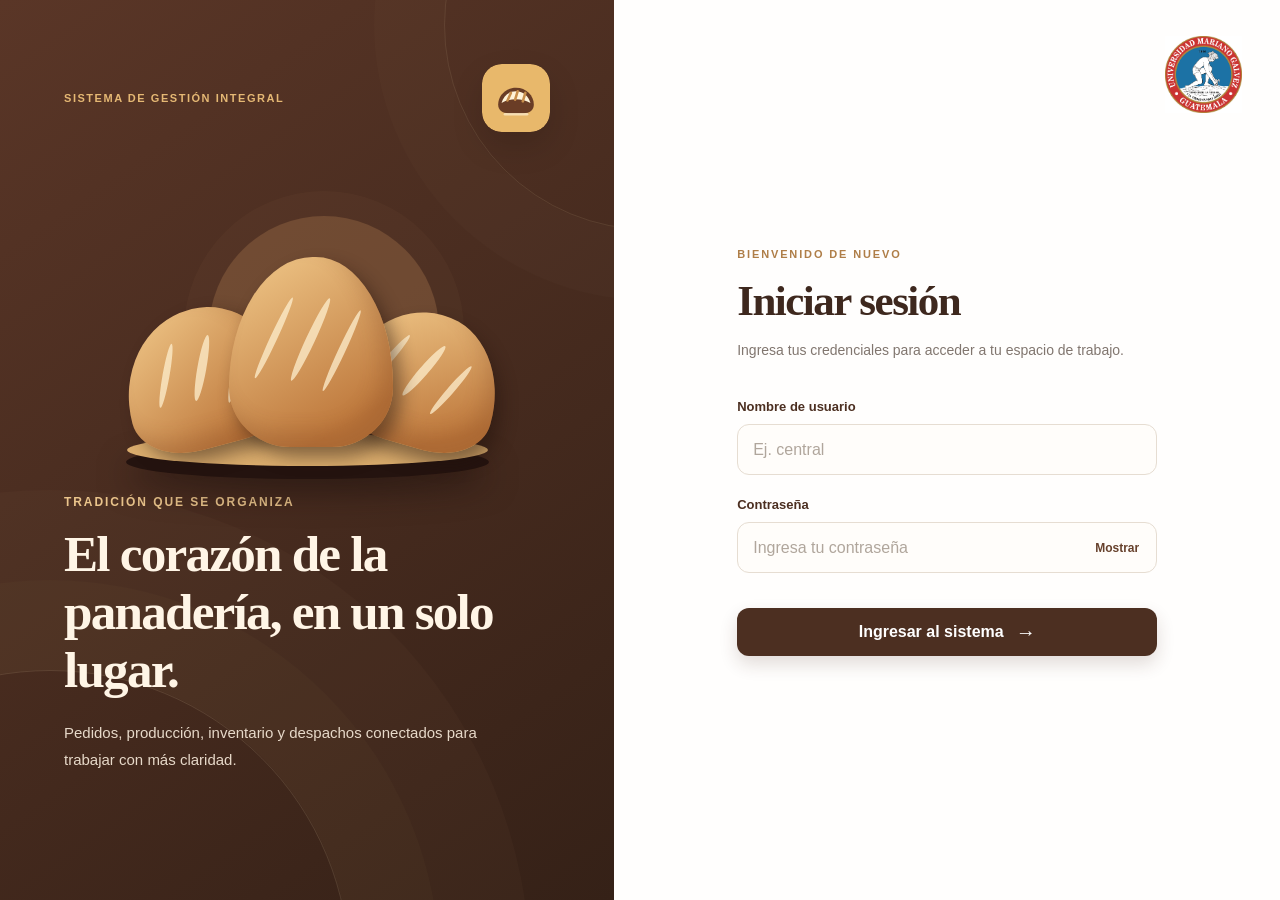
<file: src/main/webapp/index.html>
<!DOCTYPE html>
<html lang="es">
<head>
  <meta charset="UTF-8" />
  <meta name="viewport" content="width=device-width, initial-scale=1" />
  <meta name="color-scheme" content="light" />
  <title>Iniciar sesión | La Migaja De San Carlos</title>
  <link rel="icon" href="./assets/pan-logo.svg" type="image/svg+xml" />
  <link rel="stylesheet" href="./css/styles.css" />
  <script type="module" src="./js/login.js"></script>
</head>
<body class="login-page">
  <div class="login-shell">
    <section class="login-art" aria-label="Presentación de La Migaja De San Carlos">
      <div class="login-art__grain" aria-hidden="true"></div>
      <div class="login-art__top">
        <span class="login-art__eyebrow">Sistema de gestión integral</span>
        <img class="login-art__logo" src="./assets/pan-logo.svg" alt="" width="68" height="68" />
      </div>
      <div class="login-art__body">
        <div class="illustration" aria-hidden="true">
          <div class="illustration__sun"></div>
          <div class="illustration__tray"></div>
          <div class="illustration__loaf illustration__loaf--left"></div>
          <div class="illustration__loaf illustration__loaf--center"></div>
          <div class="illustration__loaf illustration__loaf--right"></div>
        </div>
        <p class="login-art__kicker">Tradición que se organiza</p>
        <h1>El corazón de la panadería, en un solo lugar.</h1>
        <p>Pedidos, producción, inventario y despachos conectados para trabajar con más claridad.</p>
      </div>
    </section>

    <main class="login-main">
      <img class="login-umg-logo" src="./assets/logoUMG.png" alt="Universidad Mariano Gálvez de Guatemala" width="88" height="88" />
      <div class="login-form-wrap">
        <div class="brand-mobile">
          <img src="./assets/pan-logo.svg" alt="" width="44" height="44" />
          <span>La Migaja De San Carlos</span>
        </div>
        <div class="login-heading">
          <span class="eyebrow">BIENVENIDO DE NUEVO</span>
          <h2>Iniciar sesión</h2>
          <p>Ingresa tus credenciales para acceder a tu espacio de trabajo.</p>
        </div>

        <div id="login-notice" class="notice" role="status" hidden></div>
        <form id="login-form" novalidate>
          <div class="field">
            <label for="usuario">Nombre de usuario</label>
            <input id="usuario" name="usuario" type="text" autocomplete="username" placeholder="Ej. central" maxlength="80" required />
          </div>
          <div class="field">
            <label for="contrasena">Contraseña</label>
            <div class="password-wrap">
              <input id="contrasena" name="contrasena" type="password" autocomplete="current-password" placeholder="Ingresa tu contraseña" required />
              <button id="toggle-password" class="password-toggle" type="button" aria-label="Mostrar contraseña" aria-pressed="false">Mostrar</button>
            </div>
          </div>
          <button id="login-submit" class="button button--primary button--full" type="submit">
            <span id="login-submit-text">Ingresar al sistema</span>
            <span class="button-arrow" aria-hidden="true">→</span>
          </button>
        </form>
      </div>
    </main>
  </div>
</body>
</html>
</file>
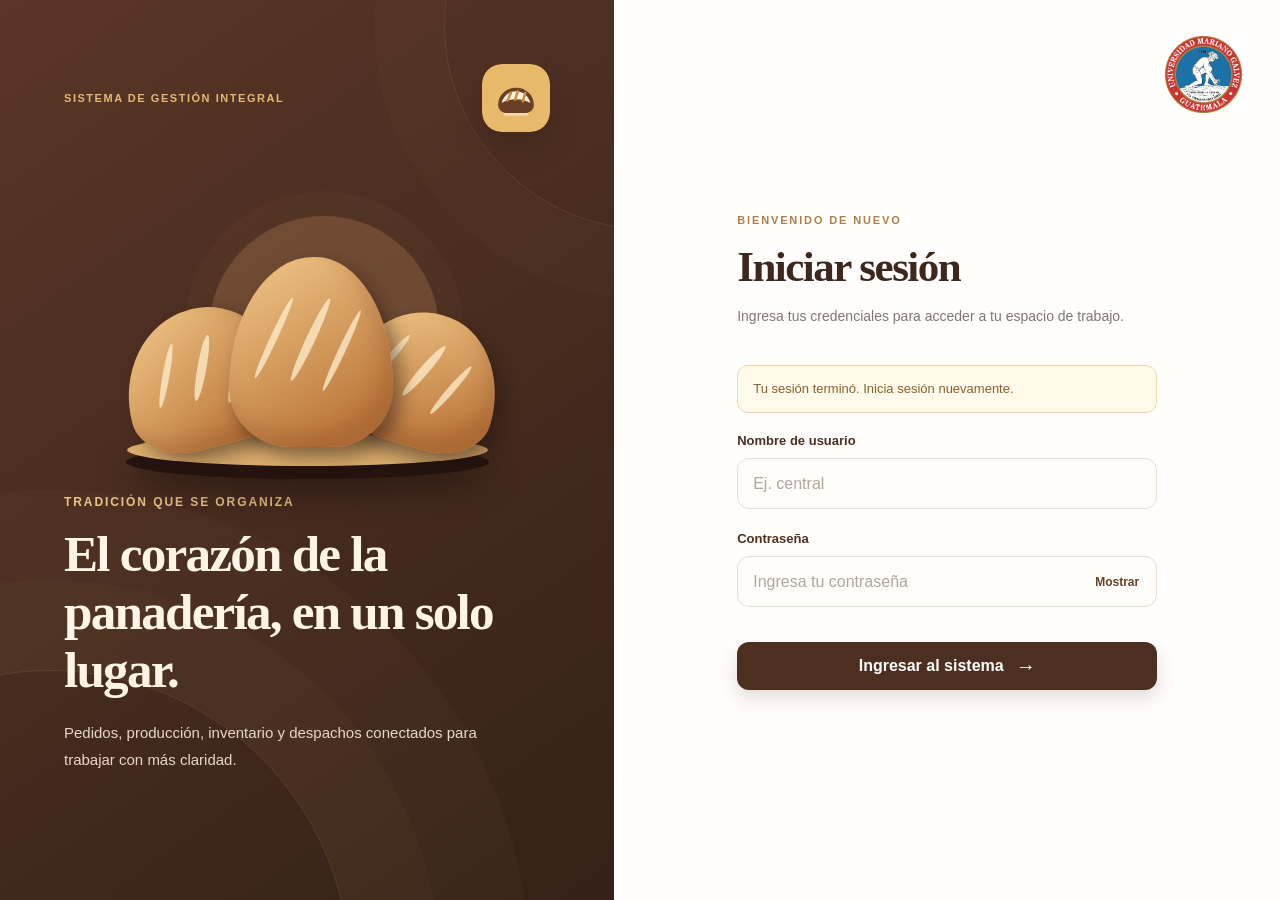
<file: src/main/webapp/pages/dashboard.html>
<!DOCTYPE html>
<html lang="es">
<head>
  <meta charset="UTF-8" />
  <meta name="viewport" content="width=device-width, initial-scale=1" />
  <meta name="color-scheme" content="light" />
  <title>Inicio | La Migaja De San Carlos</title>
  <link rel="icon" href="../assets/pan-logo.svg" type="image/svg+xml" />
  <link rel="stylesheet" href="../css/styles.css" />
  <script type="module" src="../js/dashboard.js"></script>
</head>
<body class="app-page">
  <div class="app-layout">
    <aside class="sidebar" id="sidebar" aria-label="Menú principal">
      <div class="sidebar__brand">
        <img src="../assets/pan-logo.svg" alt="" width="44" height="44" />
        <div><strong>La Migaja De San Carlos</strong><span>Gestión de panadería</span></div>
      </div>
      <div class="sidebar__section-label">ESPACIO DE TRABAJO</div>
      <nav id="main-navigation" class="sidebar__navigation" aria-label="Módulos autorizados"></nav>
      <div class="sidebar__bottom">
        <button class="sidebar__logout" type="button" id="logout-sidebar"><span aria-hidden="true">↪</span> Cerrar sesión</button>
      </div>
    </aside>
    <div class="sidebar-overlay" id="sidebar-overlay" hidden></div>
    <div class="app-content">
      <header class="topbar">
        <div class="topbar__left">
          <button type="button" class="menu-toggle" id="menu-toggle" aria-controls="sidebar" aria-expanded="false" aria-label="Abrir menú">☰</button>
          <div class="breadcrumb">La Migaja De San Carlos <span>/</span> <strong>Inicio</strong></div>
        </div>
        <div class="topbar__right">
          <span class="topbar__date" id="fecha-actual"></span>
          <img class="topbar__umg-logo" src="../assets/logoUMG.png" alt="Universidad Mariano Gálvez de Guatemala" width="50" height="50" />
        </div>
      </header>
      <main class="dashboard" id="dashboard-main">
        <section class="hero">
          <div class="hero__copy">
            <div class="hero__eyebrow"><span class="hero__dot"></span> PANEL PRINCIPAL</div>
            <h1 id="saludo">Bienvenido a La Migaja De San Carlos</h1>
            <p id="descripcion-rol">Estamos preparando tu espacio de trabajo.</p>
            <div class="hero__tags">
              <span class="pill" id="badge-rol">Rol</span>
              <span class="pill pill--light" id="badge-sucursal" hidden></span>
            </div>
          </div>
          <div class="hero__illustration" aria-hidden="true">
            <div class="hero__sun"></div><div class="hero__plate"></div>
            <div class="hero__bread hero__bread--1"></div>
            <div class="hero__bread hero__bread--2"></div>
          </div>
        </section>

        <section class="dashboard__section" aria-labelledby="resumen-titulo">
          <div class="section-heading">
            <div><p class="eyebrow">DATOS DEL SISTEMA</p><h2 id="resumen-titulo">Resumen general</h2></div>
            <button class="button button--ghost" id="actualizar-resumen" type="button">↻ Actualizar</button>
          </div>
          <div class="stats-grid" id="stats-grid">
            <div class="stat-card stat-card--skeleton"></div><div class="stat-card stat-card--skeleton"></div>
            <div class="stat-card stat-card--skeleton"></div><div class="stat-card stat-card--skeleton"></div>
          </div>
          <p id="stats-status" class="section-note" role="status"></p>
        </section>

        <section class="dashboard__section" aria-labelledby="modulos-titulo">
          <div class="section-heading"><div><p class="eyebrow">ACCESOS</p><h2 id="modulos-titulo">Tus módulos</h2></div></div>
          <div id="modules-grid" class="modules-grid"></div>
        </section>
      </main>
    </div>
  </div>
  <div id="toast" class="toast" role="status" aria-live="polite" hidden></div>
</body>
</html>
</file>
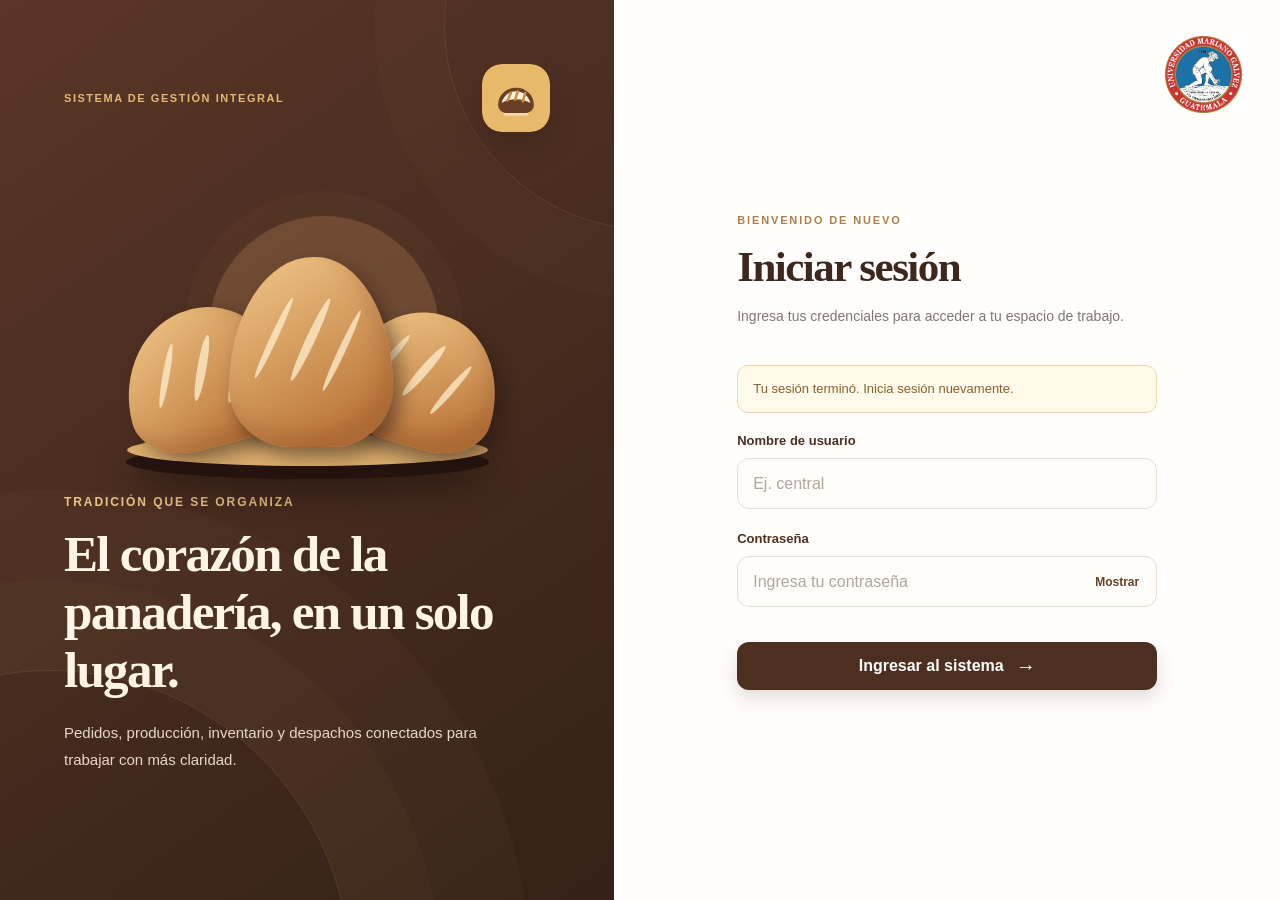
<file: src/main/webapp/pages/despachos.html>
<!doctype html>
<html lang="es">
<head>
  <meta charset="UTF-8">
  <meta name="viewport" content="width=device-width, initial-scale=1">
  <title>Despachos | La Migaja De San Carlos</title>
  <link rel="icon" href="../assets/pan-logo.svg" type="image/svg+xml">
  <link rel="stylesheet" href="../css/styles.css">
  <script type="module" src="../js/despachos.js"></script>
</head>
<body class="app-page">
  <div class="app-layout">
    <aside class="sidebar" id="sidebar" aria-label="Menú principal">
      <div class="sidebar__brand"><img src="../assets/pan-logo.svg" alt="" width="44" height="44"><div><strong>La Migaja De San Carlos</strong><span>Gestión de panadería</span></div></div>
      <div class="sidebar__section-label">ESPACIO DE TRABAJO</div>
      <nav id="main-navigation" class="sidebar__navigation" aria-label="Módulos autorizados"></nav>
      <div class="sidebar__bottom"><button type="button" id="logout-sidebar" class="sidebar__logout">↪ Cerrar sesión</button></div>
    </aside>
    <div class="sidebar-overlay" id="sidebar-overlay" hidden></div>
    <div class="app-content">
      <header class="topbar"><div class="topbar__left"><button type="button" id="menu-toggle" class="menu-toggle" aria-controls="sidebar" aria-expanded="false" aria-label="Abrir menú">☰</button><div class="breadcrumb">La Migaja De San Carlos <span>/</span> <strong>Despachos</strong></div></div><div class="topbar__right"><span id="fecha-actual" class="topbar__date"></span><img class="topbar__umg-logo" src="../assets/logoUMG.png" alt="Universidad Mariano Gálvez de Guatemala" width="50" height="50" /></div></header>
      <main class="dashboard workspace">
        <section class="workspace__heading">
          <div><p class="eyebrow">DISTRIBUCIÓN A SUCURSALES</p><h1>Gestión de despachos</h1><p class="workspace__subtitle" id="usuario-actual"></p></div>
          <div class="workspace__heading-actions"><button type="button" id="btn-recargar" class="button button--ghost">↻ Actualizar</button><button type="button" id="btn-nuevo" class="button button--primary" hidden>＋ Registrar despacho</button></div>
        </section>
        <p class="pedido-modulo--readonly" id="aviso-sucursal" hidden>Estás consultando los despachos de tu sucursal. Los despachos y las confirmaciones de recepción se registran por el personal de Producción o Administración.</p>
        <section class="mini-stats" aria-label="Indicadores de despachos">
          <div class="mini-stat"><span id="stat-total-etiqueta">Despachos registrados</span><strong id="stat-total">—</strong></div>
          <div class="mini-stat"><span>Despachados</span><strong id="stat-despachados">—</strong></div>
          <div class="mini-stat"><span>Recibidos</span><strong id="stat-recibidos">—</strong></div>
          <div class="mini-stat"><span>Sucursales atendidas</span><strong id="stat-sucursales">—</strong></div>
        </section>
        <section class="data-panel" aria-labelledby="titulo-listado">
          <div class="data-panel__header"><div><h2 id="titulo-listado">Historial de despachos</h2><p id="descripcion-listado">Consulta los envíos y confirma las recepciones pendientes.</p></div><span class="soft-badge" id="alcance-datos">CONTROL DE ENTREGAS</span></div>
          <div class="filters-row"><label class="filter-field filter-field--search"><span>Buscar despacho</span><input id="buscar" type="search" autocomplete="off" placeholder="ID, sucursal, pedido o nota"></label><label class="filter-field"><span>Estado</span><select id="filtro-estado"><option value="">Todos los estados</option><option value="DESPACHADO">Despachado</option><option value="RECIBIDO">Recibido</option></select></label></div>
          <p class="table-status" id="estado-carga" role="status">Consultando despachos…</p>
          <div class="table-scroll"><table class="data-table despacho-tabla"><thead><tr><th>Despacho</th><th>Pedido</th><th>Sucursal</th><th>Fecha</th><th>Estado</th><th>Observaciones</th><th>Acciones</th></tr></thead><tbody id="tabla-despachos"></tbody></table></div>
          <div class="panel-footer" id="conteo-filtrado">—</div>
        </section>
      </main>
    </div>
  </div>

  <dialog id="dialog-nuevo" class="form-dialog" aria-labelledby="titulo-nuevo">
    <form id="form-nuevo" novalidate>
      <div class="form-dialog__header"><div><p class="eyebrow">SALIDA DE PRODUCTOS TERMINADOS</p><h2 id="titulo-nuevo">Registrar despacho</h2></div><button type="button" class="dialog-close" id="cerrar-nuevo" aria-label="Cerrar">×</button></div>
      <p class="form-dialog__subtitle">Solo se pueden despachar pedidos en estado LISTO que aún no tienen despacho. El usuario responsable se obtiene automatico.</p>
      <div class="form-grid">
        <label class="form-field form-field--wide"><span>Pedido listo para despachar <b>*</b></span><select id="nuevo-pedido" required><option value="">Seleccionar pedido…</option></select></label>
        <label class="form-field form-field--wide"><span>Observaciones del envío</span><textarea id="nuevo-observaciones" maxlength="400" rows="3" placeholder="Ej.: Entrega programada para la sucursal"></textarea></label>
      </div>
      <p class="small-note" id="ayuda-pedido">Cargando pedidos disponibles…</p>
      <p class="form-error" id="error-nuevo" role="alert" hidden></p>
      <div class="dialog-actions"><button type="button" class="button button--ghost" id="cancelar-nuevo">Cancelar</button><button type="submit" class="button button--primary" id="guardar-nuevo">Registrar despacho</button></div>
    </form>
  </dialog>

  <dialog id="dialog-detalle" class="form-dialog form-dialog--wide" aria-labelledby="titulo-detalle">
    <div class="form-dialog__header"><div><p class="eyebrow">PRODUCTOS ENVIADOS</p><h2 id="titulo-detalle">Detalle de despacho</h2></div><button type="button" class="dialog-close" id="cerrar-detalle" aria-label="Cerrar">×</button></div>
    <p class="form-dialog__subtitle">Consulta los panes entregados a la sucursal.</p>
    <div class="pedido-detail-summary"><span>Pedido <strong id="detalle-pedido">—</strong></span><span>Sucursal <strong id="detalle-sucursal">—</strong></span><span>Estado <strong id="detalle-estado">—</strong></span></div>
    <p class="despacho-detalle-observaciones" id="detalle-observaciones"></p>
    <p class="table-status" id="detalle-carga" role="status">Cargando productos…</p>
    <div class="table-scroll"><table class="data-table"><thead><tr><th>Pan despachado</th><th class="num">Unidades enviadas</th></tr></thead><tbody id="tabla-detalle"></tbody></table></div>
    <div class="pedido-total">Total enviado <strong id="detalle-total">0</strong> panes</div>
    <div class="dialog-actions"><button type="button" class="button button--ghost" id="cerrar-detalle-pie">Cerrar</button><button type="button" class="button button--primary" id="detalle-recibir" hidden>Confirmar recepción</button></div>
  </dialog>

  <dialog id="dialog-confirmar" class="confirm-dialog" aria-labelledby="titulo-confirmar">
    <h2 id="titulo-confirmar">Confirmar recepción</h2>
    <p id="mensaje-confirmar">—</p>
    <p class="form-error" id="error-confirmar" role="alert" hidden></p>
    <div class="dialog-actions"><button type="button" class="button button--ghost" id="cancelar-confirmar">Cancelar</button><button type="button" class="button button--primary" id="aceptar-confirmar">Sí, confirmar recepción</button></div>
  </dialog>
  <div id="toast" class="toast" role="status" aria-live="polite" hidden></div>
</body>
</html>
</file>
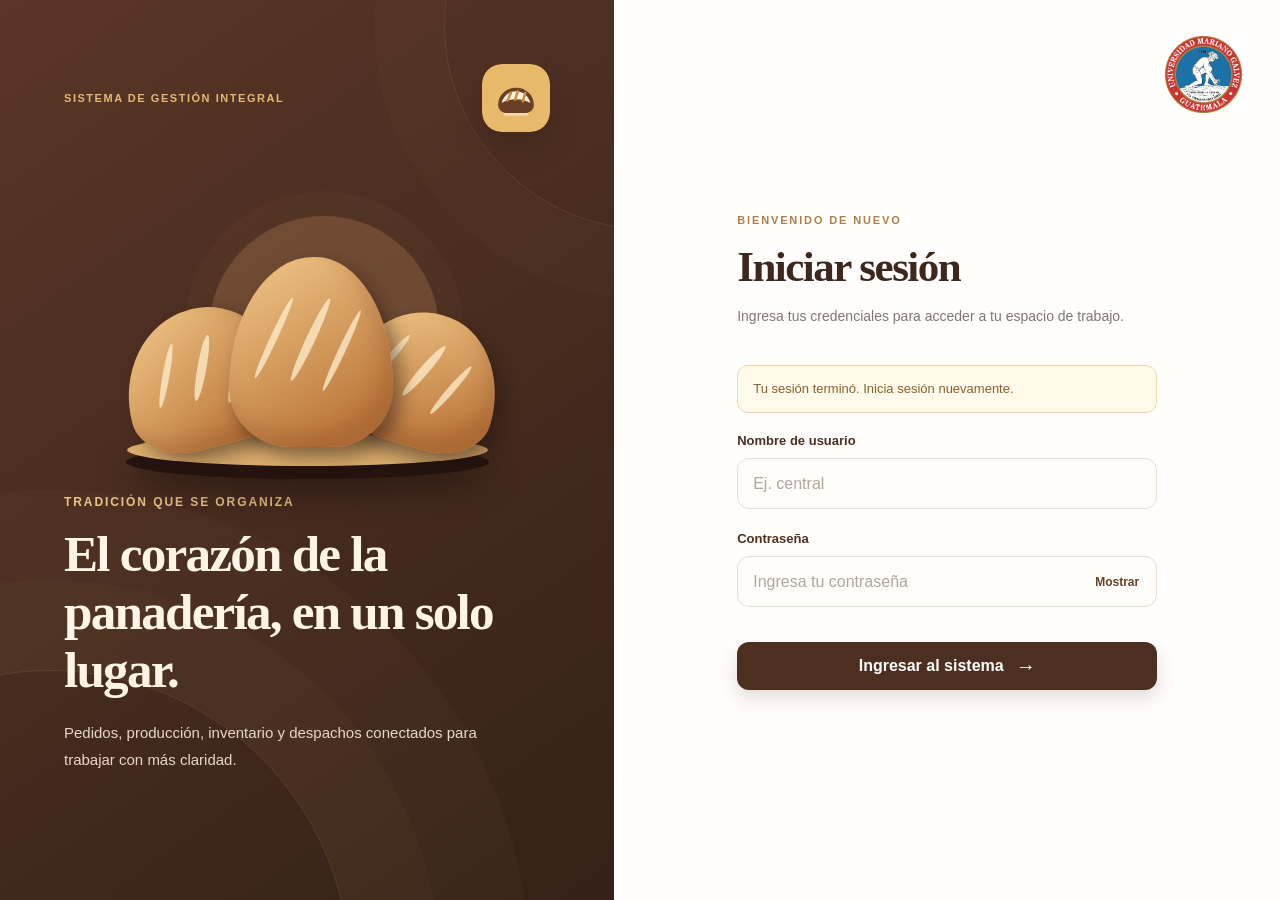
<file: src/main/webapp/pages/inventario.html>
<!doctype html>
<html lang="es">
<head>
  <meta charset="UTF-8">
  <meta name="viewport" content="width=device-width, initial-scale=1">
  <title>Inventario | La Migaja De San Carlos</title>
  <link rel="icon" href="../assets/pan-logo.svg" type="image/svg+xml">
  <link rel="stylesheet" href="../css/styles.css">
  <script type="module" src="../js/inventario.js"></script>
</head>
<body class="app-page">
  <div class="app-layout">
    <aside class="sidebar" id="sidebar" aria-label="Menú principal">
      <div class="sidebar__brand"><img src="../assets/pan-logo.svg" alt="" width="44" height="44"><div><strong>La Migaja De San Carlos</strong><span>Gestión de panadería</span></div></div>
      <div class="sidebar__section-label">ESPACIO DE TRABAJO</div>
      <nav id="main-navigation" class="sidebar__navigation" aria-label="Módulos autorizados"></nav>
      <div class="sidebar__bottom"><button type="button" id="logout-sidebar" class="sidebar__logout">↪ Cerrar sesión</button></div>
    </aside>
    <div class="sidebar-overlay" id="sidebar-overlay" hidden></div>
    <div class="app-content">
      <header class="topbar"><div class="topbar__left"><button type="button" id="menu-toggle" class="menu-toggle" aria-controls="sidebar" aria-expanded="false" aria-label="Abrir menú">☰</button><div class="breadcrumb">La Migaja De San Carlos <span>/</span> <strong>Inventario</strong></div></div><div class="topbar__right"><span id="fecha-actual" class="topbar__date"></span><img class="topbar__umg-logo" src="../assets/logoUMG.png" alt="Universidad Mariano Gálvez de Guatemala" width="50" height="50" /></div></header>
      <main class="dashboard workspace">
        <section class="workspace__heading"><div><p class="eyebrow">CONTROL DE EXISTENCIAS</p><h1>Inventario y movimientos</h1><p class="workspace__subtitle" id="usuario-actual"></p></div>
          <div class="workspace__heading-actions"><button type="button" class="button button--ghost" id="btn-recargar">↻ Actualizar</button><button type="button" class="button button--primary" id="btn-nuevo">＋ Registrar movimiento</button></div>
        </section>
        
<section class="mini-stats" aria-label="Indicadores de inventario">
  <div class="mini-stat"><span>Productos con inventario</span><strong id="total-productos">—</strong></div>
  <div class="mini-stat"><span>Insumos</span><strong id="total-insumos">—</strong></div>
  <div class="mini-stat"><span>Panes terminados</span><strong id="total-finales">—</strong></div>
  <div class="mini-stat mini-stat--alert"><span>Existencias bajas</span><strong id="total-bajos">—</strong></div>
</section>
<section class="data-panel" aria-labelledby="titulo-inventario">
  <div class="data-panel__header"><div><h2 id="titulo-inventario">Existencias actuales</h2><p>Registra entradas o ajustes y revisa el historial de cada producto.</p></div><span class="soft-badge">MOVIMIENTOS</span></div>
  <div class="filters-row"><label class="filter-field filter-field--search"><span>Buscar producto</span><input type="search" id="buscar" placeholder="Código o nombre" autocomplete="off"></label><label class="filter-field"><span>Tipo</span><select id="filtro-tipo"><option value="">Todos</option><option value="INSUMO">Ingredientes</option><option value="FINAL">Panes terminados</option></select></label><label class="filter-field"><span>Nivel</span><select id="filtro-estado"><option value="">Todos</option><option value="BAJO">Bajo</option><option value="NORMAL">Normal</option></select></label></div>
  <p class="table-status" id="estado-carga" role="status">Cargando existencias…</p>
  <div class="table-scroll"><table class="data-table"><thead><tr><th>Producto</th><th>Tipo</th><th class="num">Existencia</th><th class="num">Mínimo</th><th>Unidad</th><th>Estado</th><th>Acciones</th></tr></thead><tbody id="tabla-inventario"></tbody></table></div>
  <div class="panel-footer" id="conteo-filtrado">—</div>
</section>

      </main>
    </div>
  </div>
  
<dialog id="dialog-movimiento" class="form-dialog" aria-labelledby="titulo-movimiento">
  <form id="form-movimiento" novalidate>
    <div class="form-dialog__header"><div><p class="eyebrow">MOVIMIENTOS DE INVENTARIO</p><h2 id="titulo-movimiento">Registrar entrada</h2></div><button class="dialog-close" id="cerrar-movimiento" type="button" aria-label="Cerrar">×</button></div>
    <p class="form-dialog__subtitle" id="subtitulo-movimiento">El responsable se obtiene automáticamente del token JWT.</p>
    <div class="form-grid"><label class="form-field form-field--wide"><span>Producto <b>*</b></span><select id="movimiento-producto" required><option value="">Seleccionar producto…</option></select></label>
      <label class="form-field"><span id="etiqueta-cantidad">Cantidad a ingresar</span><input id="movimiento-cantidad" type="number" min="0.0001" step="any" placeholder="Ej. 5" required></label>
      <div class="inventory-preview" role="status"><span>Existencia actual</span><strong id="existencia-previa">—</strong><span id="unidad-previa">—</span></div>
    </div>
    <p class="form-error" id="error-movimiento" role="alert" hidden></p>
    <div class="dialog-actions"><button class="button button--ghost" id="cancelar-movimiento" type="button">Cancelar</button><button class="button button--primary" id="guardar-movimiento" type="submit">Registrar entrada</button></div>
  </form>
</dialog>
<dialog id="dialog-confirmar-ajuste" class="confirm-dialog" aria-labelledby="titulo-confirmar-ajuste"><h2 id="titulo-confirmar-ajuste">Confirmar ajuste</h2><p id="mensaje-confirmar-ajuste"></p><div class="dialog-actions"><button class="button button--ghost" id="cancelar-ajuste" type="button">Cancelar</button><button class="button button--primary" id="confirmar-ajuste" type="button">Confirmar ajuste</button></div></dialog>
<dialog id="dialog-historial" class="form-dialog form-dialog--wide" aria-labelledby="titulo-historial">
  <div class="form-dialog__header"><div><p class="eyebrow">TRAZABILIDAD</p><h2 id="titulo-historial">Movimientos del producto</h2></div><button class="dialog-close" id="cerrar-historial" type="button" aria-label="Cerrar">×</button></div>
  <p class="form-dialog__subtitle" id="historial-descripcion">—</p>
  <p class="table-status" id="historial-estado" role="status">Cargando movimientos…</p>
  <div class="table-scroll"><table class="data-table"><thead><tr><th>Fecha</th><th>Movimiento</th><th class="num">Cantidad</th><th class="num">Anterior</th><th class="num">Nuevo</th></tr></thead><tbody id="tabla-movimientos"></tbody></table></div>
  <div class="dialog-actions"><button class="button button--ghost" id="cerrar-historial-pie" type="button">Cerrar</button></div>
</dialog>

  <div id="toast" class="toast" role="status" aria-live="polite" hidden></div>
</body>
</html>
</file>
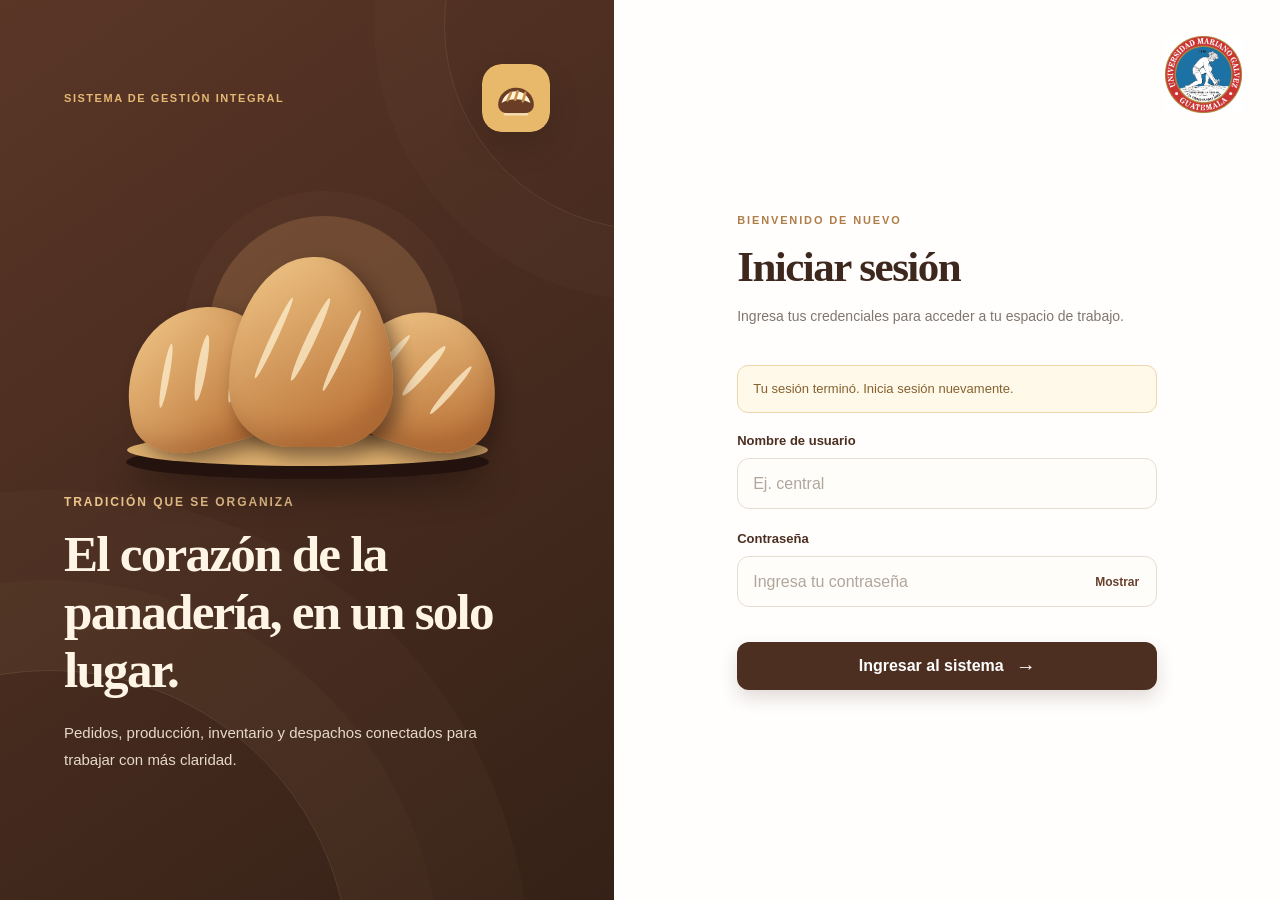
<file: src/main/webapp/pages/pedidos.html>
<!doctype html>
<html lang="es">
<head>
  <meta charset="UTF-8">
  <meta name="viewport" content="width=device-width, initial-scale=1">
  <title>Pedidos | La Migaja De San Carlos</title>
  <link rel="icon" href="../assets/pan-logo.svg" type="image/svg+xml">
  <link rel="stylesheet" href="../css/styles.css">
  <script type="module" src="../js/pedidos.js"></script>
</head>
<body class="app-page">
  <div class="app-layout">
    <aside class="sidebar" id="sidebar" aria-label="Menú principal">
      <div class="sidebar__brand"><img src="../assets/pan-logo.svg" alt="" width="44" height="44"><div><strong>La Migaja De San Carlos</strong><span>Gestión de panadería</span></div></div>
      <div class="sidebar__section-label">ESPACIO DE TRABAJO</div>
      <nav id="main-navigation" class="sidebar__navigation" aria-label="Módulos autorizados"></nav>
      <div class="sidebar__bottom"><button type="button" id="logout-sidebar" class="sidebar__logout">↪ Cerrar sesión</button></div>
    </aside>
    <div class="sidebar-overlay" id="sidebar-overlay" hidden></div>
    <div class="app-content">
      <header class="topbar"><div class="topbar__left"><button type="button" id="menu-toggle" class="menu-toggle" aria-controls="sidebar" aria-expanded="false" aria-label="Abrir menú">☰</button><div class="breadcrumb">La Migaja De San Carlos <span>/</span> <strong>Pedidos</strong></div></div><div class="topbar__right"><span id="fecha-actual" class="topbar__date"></span><img class="topbar__umg-logo" src="../assets/logoUMG.png" alt="Universidad Mariano Gálvez de Guatemala" width="50" height="50" /></div></header>
      <main class="dashboard workspace">
        <section class="workspace__heading">
          <div><p class="eyebrow">SOLICITUDES DE LAS SUCURSALES</p><h1>Gestión de pedidos</h1><p class="workspace__subtitle" id="usuario-actual"></p></div>
          <div class="workspace__heading-actions"><button type="button" class="button button--ghost" id="btn-recargar">↻ Actualizar</button><button type="button" class="button button--primary" id="btn-nuevo">＋ Nuevo pedido</button></div>
        </section>
        <div class="pedido-modulo--readonly" id="aviso-lectura" hidden>Tu perfil de Producción puede consultar los pedidos de todas las sucursales, pero no crearlos ni modificarlos.</div>
        <section class="mini-stats" aria-label="Indicadores de pedidos">
          <div class="mini-stat"><span id="etiqueta-total">Pedidos registrados</span><strong id="stat-total">—</strong></div>
          <div class="mini-stat"><span>En borrador</span><strong id="stat-borrador">—</strong></div>
          <div class="mini-stat"><span>Enviados</span><strong id="stat-enviado">—</strong></div>
          <div class="mini-stat"><span>Listos o despachados</span><strong id="stat-listos">—</strong></div>
        </section>
        <section class="data-panel" aria-labelledby="titulo-pedidos">
          <div class="data-panel__header"><div><h2 id="titulo-pedidos">Solicitudes registradas</h2><p id="descripcion-listado">Consulta los pedidos, agrega panes a un borrador y envía las solicitudes listas.</p></div><span class="soft-badge" id="alcance-datos">PEDIDOS AUTORIZADOS</span></div>
          <div class="filters-row"><label class="filter-field filter-field--search"><span>Buscar pedido</span><input id="buscar" type="search" autocomplete="off" placeholder="ID, sucursal u observaciones"></label><label class="filter-field"><span>Estado</span><select id="filtro-estado"><option value="">Todos los estados</option><option value="BORRADOR">Borrador</option><option value="ENVIADO">Enviado</option><option value="LISTO">Listo</option><option value="DESPACHADO">Despachado</option><option value="RECIBIDO">Recibido</option></select></label></div>
          <p class="table-status" id="estado-carga" role="status">Consultando pedidos de Oracle…</p>
          <div class="table-scroll"><table class="data-table pedido-tabla"><thead><tr><th>Pedido</th><th>Sucursal</th><th>Fecha requerida</th><th>Estado</th><th>Observaciones</th><th>Acciones</th></tr></thead><tbody id="tabla-pedidos"></tbody></table></div>
          <div class="panel-footer" id="conteo-filtrado">—</div>
        </section>
      </main>
    </div>
  </div>

  <dialog id="dialog-nuevo" class="form-dialog" aria-labelledby="titulo-nuevo">
    <form id="form-nuevo" novalidate>
      <div class="form-dialog__header"><div><p class="eyebrow">NUEVA SOLICITUD</p><h2 id="titulo-nuevo">Crear pedido</h2></div><button type="button" class="dialog-close" id="cerrar-nuevo" aria-label="Cerrar">×</button></div>
      <p class="form-dialog__subtitle">El pedido se creará como BORRADOR. Después podrás agregar panes y enviarlo. El usuario responsable se obtiene automatico</p>
      <div class="form-grid">
        <label class="form-field form-field--wide" id="campo-sucursal" hidden><span>Sucursal destino <b>*</b></span><select id="nuevo-sucursal"><option value="">Seleccionar sucursal…</option></select></label>
        <label class="form-field"><span>Fecha requerida <b>*</b></span><input id="nuevo-fecha" type="date" required></label>
        <label class="form-field form-field--wide"><span>Observaciones (opcional)</span><textarea id="nuevo-observaciones" rows="3" maxlength="500" placeholder="Ej. Solicitud para el turno de mañana"></textarea></label>
      </div>
      <p class="small-note" id="nota-sucursal">La sucursal se obtiene automáticamente de tu sesión.</p>
      <p class="form-error" id="error-nuevo" role="alert" hidden></p>
      <div class="dialog-actions"><button type="button" class="button button--ghost" id="cancelar-nuevo">Cancelar</button><button type="submit" class="button button--primary" id="guardar-nuevo">Crear pedido</button></div>
    </form>
  </dialog>

  <dialog id="dialog-detalle" class="form-dialog form-dialog--wide" aria-labelledby="titulo-detalle">
    <div class="form-dialog__header"><div><p class="eyebrow">CONTENIDO DE LA SOLICITUD</p><h2 id="titulo-detalle">Detalle del pedido</h2></div><button type="button" class="dialog-close" id="cerrar-detalle" aria-label="Cerrar">×</button></div>
    <p class="form-dialog__subtitle" id="descripcion-detalle">—</p>
    <div class="pedido-detail-summary"><span>Sucursal: <strong id="detalle-sucursal">—</strong></span><span>Fecha requerida: <strong id="detalle-fecha">—</strong></span><span>Estado: <strong id="detalle-estado">—</strong></span></div>
    <p class="table-status" id="detalle-carga" role="status">Consultando productos…</p>
    <div class="table-scroll"><table class="data-table"><thead><tr><th>Pan terminado</th><th class="num">Mañana</th><th class="num">Resto</th><th class="num">Tarde</th><th class="num">Total</th></tr></thead><tbody id="tabla-detalle"></tbody></table></div>
    <div class="pedido-total">Total solicitado <strong id="detalle-total">0</strong> panes</div>
    <p class="pedido-help pedido-detalle-nota" id="detalle-observaciones"></p>
    <div class="dialog-actions"><button type="button" class="button button--ghost" id="cerrar-detalle-pie">Cerrar</button><button type="button" class="button button--ghost" id="btn-detalle-agregar" hidden>＋ Agregar pan</button><button type="button" class="button button--primary" id="btn-detalle-enviar" hidden>Enviar pedido</button></div>
  </dialog>

  <dialog id="dialog-agregar" class="form-dialog" aria-labelledby="titulo-agregar">
    <form id="form-agregar" novalidate>
      <div class="form-dialog__header"><div><p class="eyebrow">ARMADO DE PEDIDO</p><h2 id="titulo-agregar">Agregar pan</h2></div><button type="button" class="dialog-close" id="cerrar-agregar" aria-label="Cerrar">×</button></div>
      <p class="form-dialog__subtitle" id="subtitulo-agregar">Selecciona un pan final e indica las cantidades por turno.</p>
      <div class="form-grid">
        <label class="form-field form-field--wide"><span>Producto terminado <b>*</b></span><select id="agregar-producto" required><option value="">Seleccionar pan…</option></select></label>
        <label class="form-field"><span>Mañana</span><input type="number" id="agregar-manana" min="0" step="1" value="0" required></label>
        <label class="form-field"><span>Resto</span><input type="number" id="agregar-resto" min="0" step="1" value="0" required></label>
        <label class="form-field"><span>Tarde</span><input type="number" id="agregar-tarde" min="0" step="1" value="0" required></label>
      </div>
      <div class="inventory-preview"><span>Total a solicitar:</span><strong id="total-agregar">0</strong><span>panes</span></div>
      <p class="form-error" id="error-agregar" role="alert" hidden></p>
      <div class="dialog-actions"><button type="button" class="button button--ghost" id="cancelar-agregar">Cancelar</button><button type="submit" class="button button--primary" id="guardar-agregar">Agregar pan</button></div>
    </form>
  </dialog>

  <dialog id="dialog-enviar" class="confirm-dialog" aria-labelledby="titulo-enviar">
    <h2 id="titulo-enviar">Confirmar envío</h2>
    <p id="mensaje-enviar">Al enviar este pedido dejará de estar en borrador y no se podrán agregar más panes.</p>
    <div class="dialog-actions"><button type="button" class="button button--ghost" id="cancelar-enviar">Cancelar</button><button type="button" class="button button--primary" id="confirmar-enviar">Sí, enviar pedido</button></div>
  </dialog>
  <div id="toast" class="toast" role="status" aria-live="polite" hidden></div>
</body>
</html>
</file>
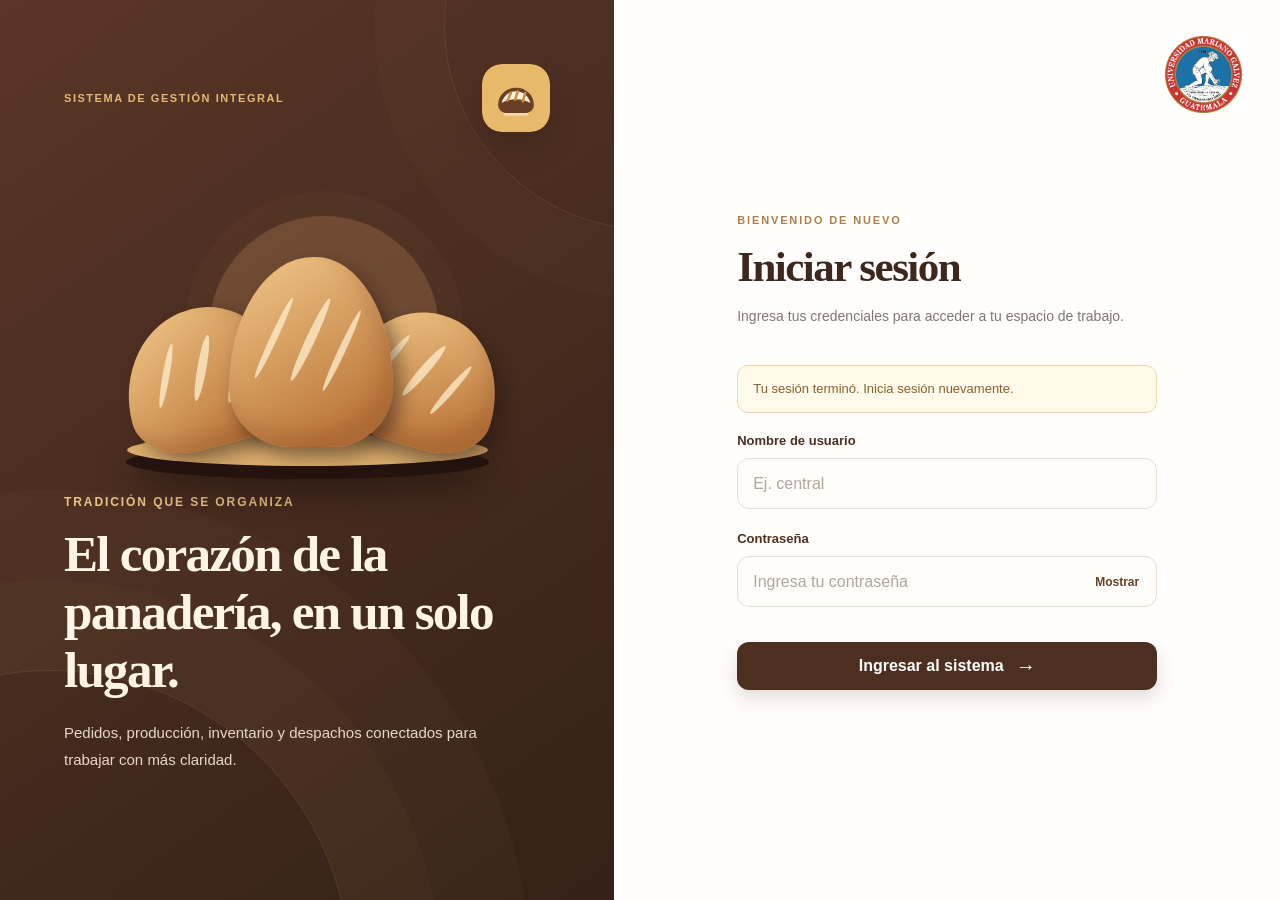
<file: src/main/webapp/pages/planificacion.html>
<!doctype html>
<html lang="es">
<head>
  <meta charset="UTF-8">
  <meta name="viewport" content="width=device-width, initial-scale=1">
  <title>Planificación de insumos | La Migaja De San Carlos</title>
  <link rel="icon" href="../assets/pan-logo.svg" type="image/svg+xml">
  <link rel="stylesheet" href="../css/styles.css">
  <script type="module" src="../js/planificacion.js"></script>
</head>
<body class="app-page">
  <div class="app-layout">
    <aside class="sidebar" id="sidebar" aria-label="Menú principal">
      <div class="sidebar__brand"><img src="../assets/pan-logo.svg" alt="" width="44" height="44"><div><strong>La Migaja De San Carlos</strong><span>Gestión de panadería</span></div></div>
      <div class="sidebar__section-label">ESPACIO DE TRABAJO</div>
      <nav id="main-navigation" class="sidebar__navigation" aria-label="Módulos autorizados"></nav>
      <div class="sidebar__bottom"><button type="button" id="logout-sidebar" class="sidebar__logout">↪ Cerrar sesión</button></div>
    </aside>
    <div class="sidebar-overlay" id="sidebar-overlay" hidden></div>
    <div class="app-content">
      <header class="topbar"><div class="topbar__left"><button type="button" id="menu-toggle" class="menu-toggle" aria-controls="sidebar" aria-expanded="false" aria-label="Abrir menú">☰</button><div class="breadcrumb">La Migaja De San Carlos <span>/</span> <strong>Planificación de insumos</strong></div></div><div class="topbar__right"><span id="fecha-actual" class="topbar__date"></span><img class="topbar__umg-logo" src="../assets/logoUMG.png" alt="Universidad Mariano Gálvez de Guatemala" width="50" height="50" /></div></header>
      <main class="dashboard workspace">
        <section class="workspace__heading">
          <div><p class="eyebrow">ANTES DE COMENZAR A FABRICAR</p><h1>Planificación de insumos</h1><p class="workspace__subtitle" id="usuario-actual"></p></div>
          <div class="workspace__heading-actions"><a class="button button--ghost" href="producciones.html">← Volver a Producción</a><button type="button" class="button button--ghost" id="btn-recargar">↻ Actualizar</button></div>
        </section>
        <section class="data-panel plan-select-panel">
          <div class="data-panel__header"><div><h2>Elegir producción pendiente</h2><p>El plan es una consulta informativa.</p></div><span class="soft-badge">SOLO PRODUCCIONES PENDIENTES</span></div>
          <div class="filters-row"><label class="filter-field plan-selector"><span>Producción a revisar</span><select id="selector-produccion"><option value="">Cargando producciones…</option></select></label><button type="button" class="button button--primary" id="btn-consultar">Consultar plan</button></div>
          <p id="estado-seleccion" class="table-status" role="status">Buscando producciones pendientes…</p>
        </section>
        <div id="resultado-plan" hidden>
          <section class="mini-stats plan-stats" aria-label="Resumen de insumos">
            <div class="mini-stat"><span>Producción seleccionada</span><strong id="stat-id">—</strong></div>
            <div class="mini-stat"><span>Ingredientes calculados</span><strong id="stat-insumos">—</strong></div>
            <div class="mini-stat mini-stat--alert"><span>Ingredientes faltantes</span><strong id="stat-faltantes">—</strong></div>
            <div class="mini-stat"><span>Productos sin receta completa</span><strong id="stat-sin-receta">—</strong></div>
          </section>
          <section class="data-panel">
            <div class="data-panel__header"><div><h2>Requerimiento de ingredientes</h2><p>Compara lo necesario según las recetas con la existencia actual en Oracle.</p></div><span class="status-chip" id="estado-plan">—</span></div>
            <p class="plan-banner" id="mensaje-plan" role="status">—</p>
            <div class="table-scroll"><table class="data-table plan-tabla"><thead><tr><th>Ingrediente</th><th>Unidad</th><th class="num">Necesario</th><th class="num">Disponible</th><th class="num">Faltante</th><th>Resultado</th></tr></thead><tbody id="tabla-insumos"></tbody></table></div>
            <div class="plan-actions"><a class="button button--ghost" href="inventario.html">Consultar inventario</a><button type="button" class="button button--primary" id="btn-iniciar" disabled>Iniciar producción</button></div>
          </section>
        </div>
      </main>
    </div>
  </div>
  <dialog id="dialog-confirmar" class="confirm-dialog" aria-labelledby="titulo-confirmar">
    <h2 id="titulo-confirmar">¿Iniciar producción?</h2>
    <p id="mensaje-confirmar">Al iniciar se descontarán los ingredientes reales del inventario. La operación no se puede deshacer desde esta pantalla.</p>
    <p class="form-error" id="error-confirmar" role="alert" hidden></p>
    <div class="dialog-actions"><button type="button" class="button button--ghost" id="cancelar-confirmar">Cancelar</button><button type="button" class="button button--primary" id="aceptar-confirmar">Sí, iniciar</button></div>
  </dialog>
  <div id="toast" class="toast" role="status" aria-live="polite" hidden></div>
</body>
</html>
</file>
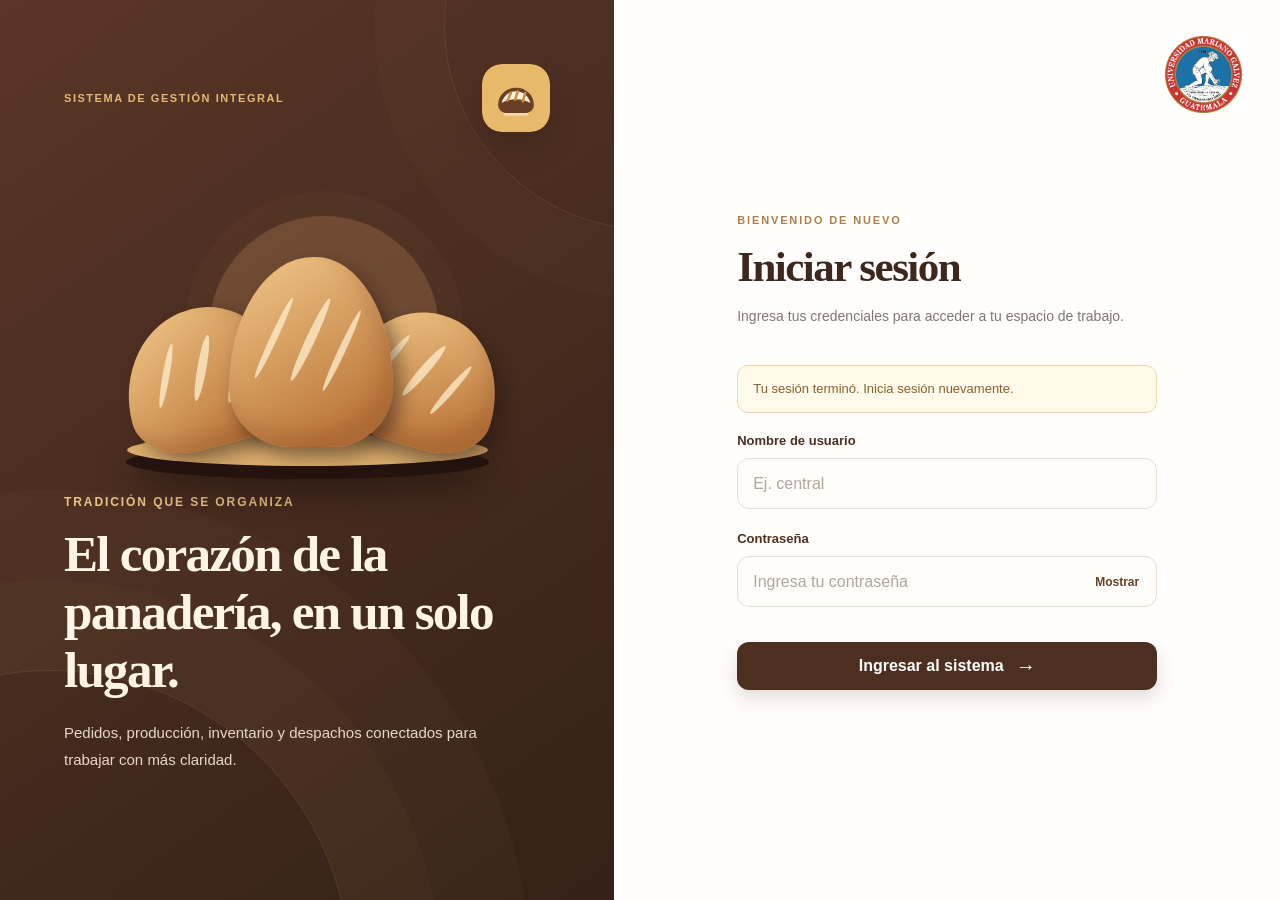
<file: src/main/webapp/pages/producciones.html>
<!doctype html>
<html lang="es">
<head>
  <meta charset="UTF-8">
  <meta name="viewport" content="width=device-width, initial-scale=1">
  <title>Producción | La Migaja De San Carlos</title>
  <link rel="icon" href="../assets/pan-logo.svg" type="image/svg+xml">
  <link rel="stylesheet" href="../css/styles.css">
  <script type="module" src="../js/producciones.js"></script>
</head>
<body class="app-page">
  <div class="app-layout">
    <aside class="sidebar" id="sidebar" aria-label="Menú principal">
      <div class="sidebar__brand"><img src="../assets/pan-logo.svg" alt="" width="44" height="44"><div><strong>La Migaja De San Carlos</strong><span>Gestión de panadería</span></div></div>
      <div class="sidebar__section-label">ESPACIO DE TRABAJO</div>
      <nav id="main-navigation" class="sidebar__navigation" aria-label="Módulos autorizados"></nav>
      <div class="sidebar__bottom"><button type="button" id="logout-sidebar" class="sidebar__logout">↪ Cerrar sesión</button></div>
    </aside>
    <div class="sidebar-overlay" id="sidebar-overlay" hidden></div>
    <div class="app-content">
      <header class="topbar"><div class="topbar__left"><button type="button" id="menu-toggle" class="menu-toggle" aria-controls="sidebar" aria-expanded="false" aria-label="Abrir menú">☰</button><div class="breadcrumb">La Migaja De San Carlos <span>/</span> <strong>Producción</strong></div></div><div class="topbar__right"><span id="fecha-actual" class="topbar__date"></span><img class="topbar__umg-logo" src="../assets/logoUMG.png" alt="Universidad Mariano Gálvez de Guatemala" width="50" height="50" /></div></header>
      <main class="dashboard workspace">
        <section class="workspace__heading">
          <div><p class="eyebrow">FABRICACIÓN Y CONTROL DE PANES</p><h1>Gestión de producción</h1><p class="workspace__subtitle" id="usuario-actual"></p></div>
          <div class="workspace__heading-actions"><button type="button" id="btn-recargar" class="button button--ghost">↻ Actualizar</button><button type="button" id="btn-nuevo" class="button button--primary">＋ Generar producción</button></div>
        </section>
        <section class="mini-stats" aria-label="Indicadores de producción">
          <div class="mini-stat"><span>Producciones registradas</span><strong id="stat-total">—</strong></div>
          <div class="mini-stat"><span>Pendientes</span><strong id="stat-pendientes">—</strong></div>
          <div class="mini-stat"><span>En proceso</span><strong id="stat-proceso">—</strong></div>
          <div class="mini-stat"><span>Finalizadas</span><strong id="stat-finalizadas">—</strong></div>
        </section>
        <section class="data-panel" aria-labelledby="titulo-producciones">
          <div class="data-panel__header"><div><h2 id="titulo-producciones">Producciones programadas</h2><p>Genera una producción desde pedidos enviados. Verifica los insumos antes de iniciarla.</p></div><span class="soft-badge">CONTROL DE FABRICACIÓN</span></div>
          <div class="filters-row"><label class="filter-field filter-field--search"><span>Buscar producción</span><input id="buscar" type="search" autocomplete="off" placeholder="ID, estado o fecha"></label><label class="filter-field"><span>Estado</span><select id="filtro-estado"><option value="">Todos los estados</option><option value="PENDIENTE">Pendiente</option><option value="EN_PROCESO">En proceso</option><option value="FINALIZADA">Finalizada</option></select></label></div>
          <p class="table-status" id="estado-carga" role="status">Consultando producciones…</p>
          <div class="table-scroll"><table class="data-table produccion-tabla"><thead><tr><th>Producción</th><th>Fecha programada</th><th>Estado</th><th>Inicio</th><th>Finalización</th><th>Acciones</th></tr></thead><tbody id="tabla-producciones"></tbody></table></div>
          <div class="panel-footer" id="conteo-filtrado">—</div>
        </section>
      </main>
    </div>
  </div>
  <dialog id="dialog-nueva" class="form-dialog" aria-labelledby="titulo-nueva">
    <form id="form-nueva" novalidate>
      <div class="form-dialog__header"><div><p class="eyebrow">PROGRAMACIÓN DE FABRICACIÓN</p><h2 id="titulo-nueva">Generar producción</h2></div><button type="button" class="dialog-close" id="cerrar-nueva" aria-label="Cerrar">×</button></div>
      <p class="form-dialog__subtitle">Se agruparán los pedidos ENVIADOS que correspondan a la fecha seleccionada y todavía estén disponibles para producción.</p>
      <div class="form-grid"><label class="form-field form-field--wide"><span>Fecha de producción <b>*</b></span><input id="fecha-produccion" type="date" required></label></div>
      <p class="small-note" id="fechas-sugeridas">Puedes usar la fecha requerida de los pedidos enviados.</p>
      <p class="form-error" id="error-nueva" role="alert" hidden></p>
      <div class="dialog-actions"><button type="button" class="button button--ghost" id="cancelar-nueva">Cancelar</button><button type="submit" class="button button--primary" id="guardar-nueva">Generar producción</button></div>
    </form>
  </dialog>
  <dialog id="dialog-detalle" class="form-dialog form-dialog--wide" aria-labelledby="titulo-detalle">
    <div class="form-dialog__header"><div><p class="eyebrow">PANES PROGRAMADOS</p><h2 id="titulo-detalle">Detalle de producción</h2></div><button type="button" class="dialog-close" id="cerrar-detalle" aria-label="Cerrar">×</button></div>
    <p class="form-dialog__subtitle" id="subtitulo-detalle">Consulta de cantidades por tipo de pan.</p>
    <div class="pedido-detail-summary"><span>Fecha: <strong id="detalle-fecha">—</strong></span><span>Estado: <strong id="detalle-estado">—</strong></span></div>
    <p class="table-status" id="detalle-carga" role="status">Cargando detalle…</p>
    <div class="table-scroll"><table class="data-table"><thead><tr><th>Pan terminado</th><th class="num">Programados</th><th class="num">Producidos</th></tr></thead><tbody id="tabla-detalle"></tbody></table></div>
    <div class="pedido-total">Total programado <strong id="detalle-programado">0</strong> panes · Producido <strong id="detalle-producido">0</strong></div>
    <div class="dialog-actions"><button type="button" class="button button--ghost" id="cerrar-detalle-pie">Cerrar</button><button type="button" class="button button--ghost" id="detalle-plan">Ver planificación</button><button type="button" class="button button--primary" id="detalle-accion" hidden>Iniciar producción</button></div>
  </dialog>
  <dialog id="dialog-confirmar" class="confirm-dialog" aria-labelledby="titulo-confirmar">
    <h2 id="titulo-confirmar">Confirmar acción</h2><p id="mensaje-confirmar">—</p>
    <p class="form-error" id="error-confirmar" role="alert" hidden></p>
    <div class="dialog-actions"><button type="button" class="button button--ghost" id="cancelar-confirmar">Cancelar</button><button type="button" class="button button--primary" id="aceptar-confirmar">Confirmar</button></div>
  </dialog>
  <div id="toast" class="toast" role="status" aria-live="polite" hidden></div>
</body>
</html>
</file>
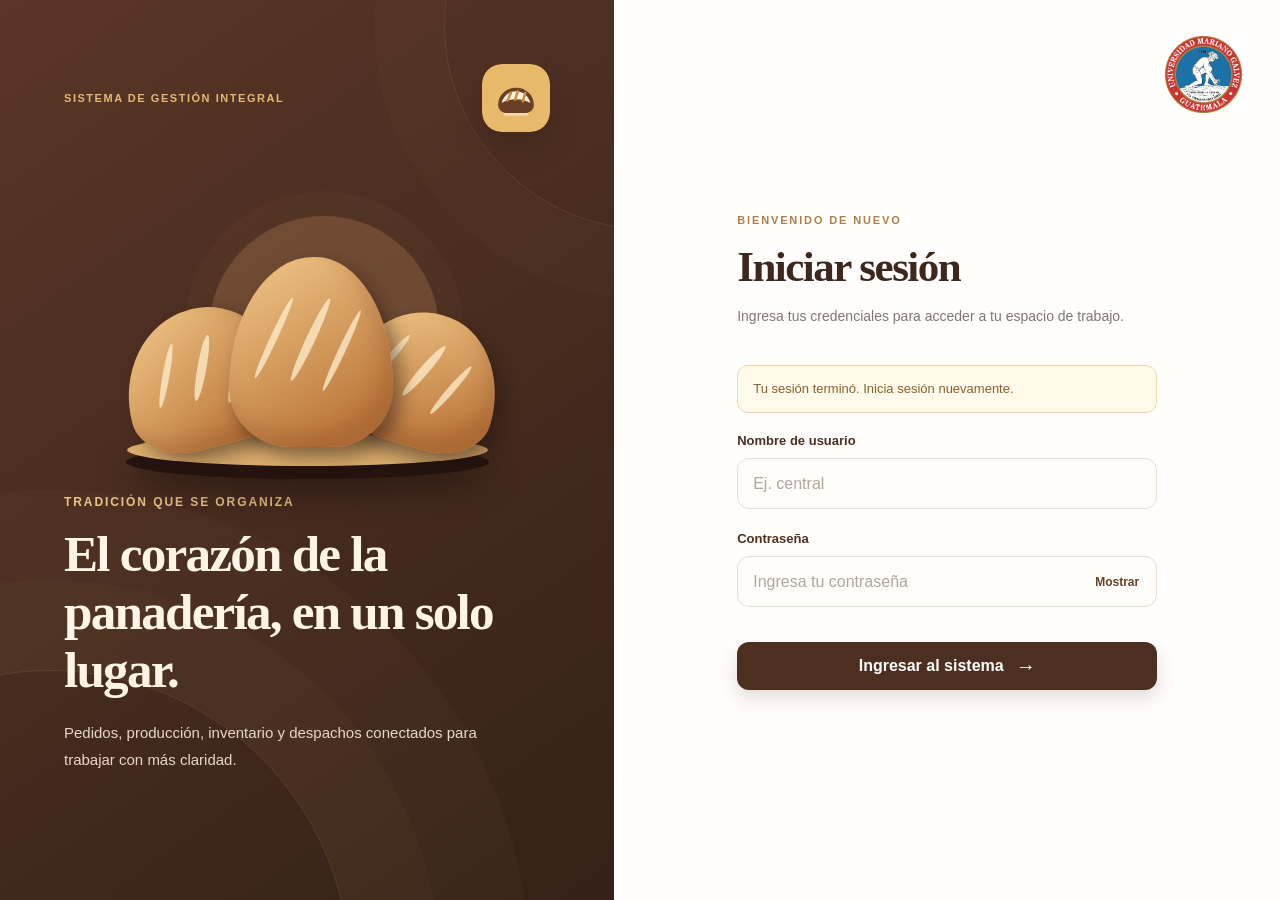
<file: src/main/webapp/pages/productos.html>
<!DOCTYPE html>
<html lang="es">
<head>
  <meta charset="UTF-8" />
  <meta name="viewport" content="width=device-width, initial-scale=1" />
  <title>Productos | La Migaja De San Carlos</title>
  <link rel="icon" href="../assets/pan-logo.svg" type="image/svg+xml" />
  <link rel="stylesheet" href="../css/styles.css" />
  <script type="module" src="../js/productos.js"></script>
</head>
<body class="app-page">
  <div class="app-layout">
    <aside class="sidebar" id="sidebar" aria-label="Menú principal">
      <div class="sidebar__brand"><img src="../assets/pan-logo.svg" alt="" width="44" height="44" /><div><strong>La Migaja De San Carlos</strong><span>Gestión de panadería</span></div></div>
      <div class="sidebar__section-label">ESPACIO DE TRABAJO</div>
      <nav id="main-navigation" class="sidebar__navigation" aria-label="Módulos autorizados"></nav>
      <div class="sidebar__bottom"><button type="button" class="sidebar__logout" id="logout-sidebar">↪ Cerrar sesión</button></div>
    </aside>
    <div class="sidebar-overlay" id="sidebar-overlay" hidden></div>
    <div class="app-content">
      <header class="topbar">
        <div class="topbar__left"><button type="button" class="menu-toggle" id="menu-toggle" aria-controls="sidebar" aria-expanded="false" aria-label="Abrir menú">☰</button><div class="breadcrumb">La Migaja De San Carlos <span>/</span> <strong>Productos</strong></div></div>
        <div class="topbar__right"><span class="topbar__date" id="fecha-actual"></span><img class="topbar__umg-logo" src="../assets/logoUMG.png" alt="Universidad Mariano Gálvez de Guatemala" width="50" height="50" /></div>
      </header>
      <main class="dashboard workspace">
        <section class="workspace__heading">
          <div><p class="eyebrow">CATÁLOGO DE LA PANADERÍA</p><h1>Productos e insumos</h1><p id="usuario-actual" class="workspace__subtitle"></p></div>
          <div class="workspace__heading-actions"><button class="button button--ghost" type="button" id="btn-recargar">↻ Actualizar</button><button class="button button--primary" type="button" id="btn-nuevo" hidden>＋ Nuevo producto</button></div>
        </section>
        <div class="mini-stats" id="mini-stats"><div class="mini-stat"><span>Productos</span><strong id="total-productos">—</strong></div><div class="mini-stat"><span>Panes terminados</span><strong id="total-finales">—</strong></div><div class="mini-stat"><span>Insumos</span><strong id="total-insumos">—</strong></div><div class="mini-stat"><span>Activos</span><strong id="total-activos">—</strong></div></div>
        <section class="data-panel" aria-labelledby="titulo-tabla">
          <div class="data-panel__header"><div><h2 id="titulo-tabla">Catálogo de productos</h2><p>Consulta productos finales e ingredientes registrados.</p></div><span class="soft-badge" id="modo-consulta" hidden>Solo consulta</span></div>
          <div class="filters-row"><label class="filter-field filter-field--search"><span>Buscar</span><input id="buscar" type="search" placeholder="Código o nombre del producto" autocomplete="off" /></label><label class="filter-field"><span>Tipo</span><select id="filtro-tipo"><option value="">Todos</option><option value="FINAL">Panes (FINAL)</option><option value="INSUMO">Ingredientes (INSUMO)</option></select></label><label class="filter-field"><span>Estado</span><select id="filtro-estado"><option value="">Todos</option><option value="1">Activo</option><option value="0">Inactivo</option></select></label></div>
          <p class="table-status" id="estado-carga" role="status">Cargando productos…</p>
          <div class="table-scroll"><table class="data-table"><thead><tr><th>Producto</th><th>Tipo</th><th>Unidad</th><th class="num">Existencia</th><th class="num">Mínimo</th><th>Estado</th><th id="col-acciones" hidden>Acciones</th></tr></thead><tbody id="tabla-productos"></tbody></table></div>
          <div class="panel-footer" id="conteo-filtrado"></div>
        </section>
      </main>
    </div>
  </div>
  <dialog class="form-dialog" id="dialog-producto" aria-labelledby="titulo-dialogo">
    <form id="form-producto" novalidate>
      <div class="form-dialog__header"><div><p class="eyebrow">CATÁLOGO</p><h2 id="titulo-dialogo">Nuevo producto</h2></div><button type="button" class="dialog-close" id="cerrar-dialogo" aria-label="Cerrar">×</button></div>
      <p class="form-dialog__subtitle">Los productos nuevos comienzan con existencia cero.</p>
      <div class="form-grid"><label class="form-field"><span>Código <b>*</b></span><input name="codigo" id="producto-codigo" maxlength="30" required placeholder="PAN012" /></label><label class="form-field"><span>Nombre <b>*</b></span><input name="nombre" id="producto-nombre" maxlength="120" required placeholder="Pan integral" /></label><label class="form-field" id="grupo-tipo"><span>Tipo <b>*</b></span><select name="tipo" id="producto-tipo" required><option value="FINAL">Pan terminado (FINAL)</option><option value="INSUMO">Ingrediente (INSUMO)</option></select></label><label class="form-field"><span>Unidad de medida <b>*</b></span><select name="unidadMedida" id="producto-unidad" required><option value="UNIDAD">UNIDAD</option><option value="KG">KG</option><option value="LITRO">LITRO</option><option value="GRAMO">GRAMO</option><option value="OTRA">Otra (escribir abajo)</option></select></label><label class="form-field" id="grupo-unidad-personalizada" hidden><span>Unidad personalizada</span><input id="producto-unidad-personalizada" maxlength="30" placeholder="CAJA" /></label><label class="form-field"><span>Existencia mínima <b>*</b></span><input type="number" name="existenciaMinima" id="producto-minima" min="0" step="0.001" value="0" required /></label></div>
      <p class="form-error" id="error-producto" role="alert" hidden></p>
      <div class="dialog-actions"><button class="button button--ghost" type="button" id="cancelar-dialogo">Cancelar</button><button class="button button--primary" type="submit" id="guardar-producto">Guardar producto</button></div>
    </form>
  </dialog>
  <dialog class="confirm-dialog" id="dialog-confirmar" aria-labelledby="titulo-confirmar"><h2 id="titulo-confirmar">Confirmar cambio</h2><p id="mensaje-confirmar"></p><div class="dialog-actions"><button class="button button--ghost" type="button" id="btn-no-confirmar">Cancelar</button><button class="button button--primary" type="button" id="btn-si-confirmar">Confirmar</button></div></dialog>
  <div id="toast" class="toast" role="status" aria-live="polite" hidden></div>
</body>
</html>
</file>
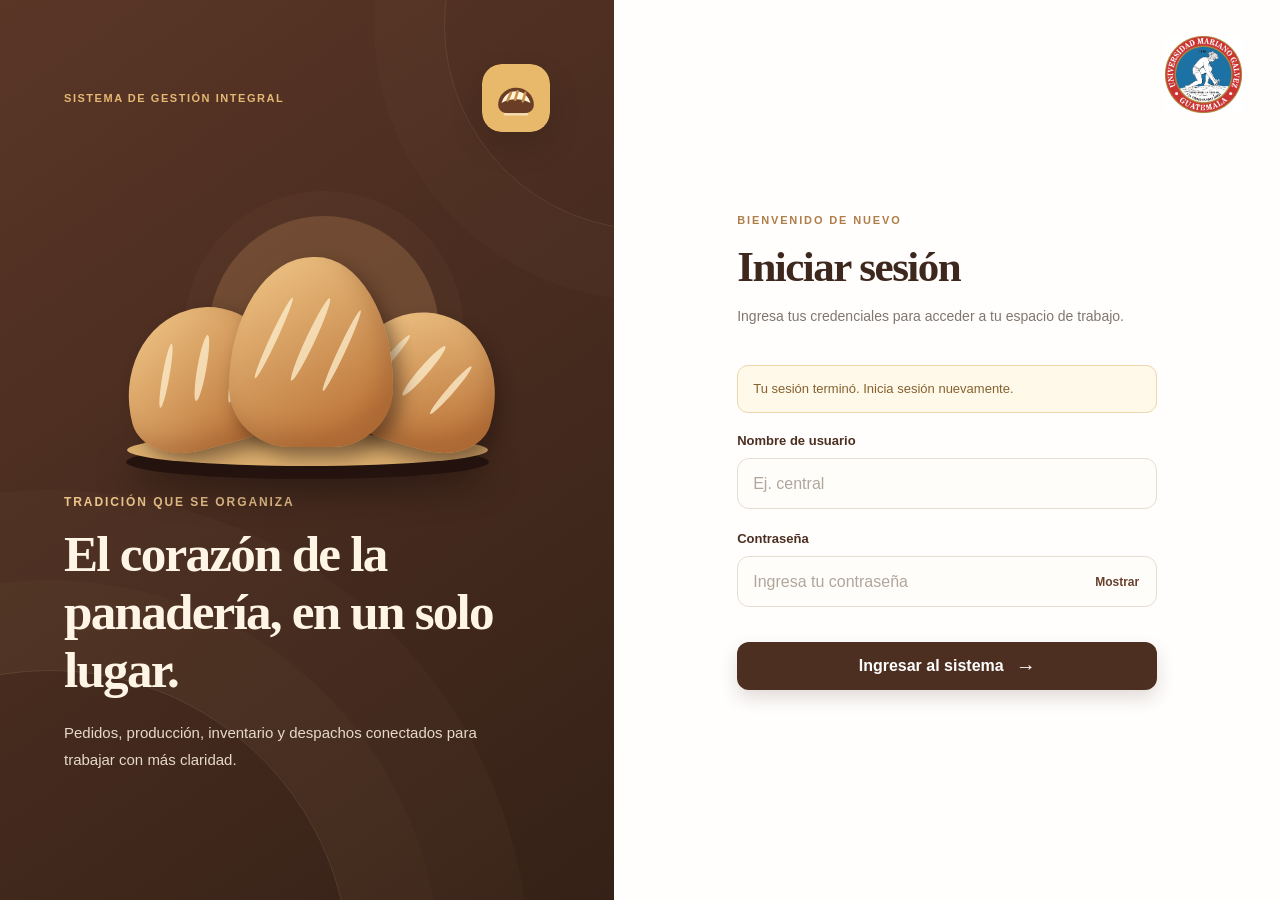
<file: src/main/webapp/pages/recetas.html>
<!doctype html>
<html lang="es">
<head>
  <meta charset="UTF-8">
  <meta name="viewport" content="width=device-width, initial-scale=1">
  <title>Recetas | La Migaja De San Carlos</title>
  <link rel="icon" href="../assets/pan-logo.svg" type="image/svg+xml">
  <link rel="stylesheet" href="../css/styles.css">
  <script type="module" src="../js/recetas.js"></script>
</head>
<body class="app-page">
  <div class="app-layout">
    <aside class="sidebar" id="sidebar" aria-label="Menú principal">
      <div class="sidebar__brand"><img src="../assets/pan-logo.svg" alt="" width="44" height="44"><div><strong>La Migaja De San Carlos</strong><span>Gestión de panadería</span></div></div>
      <div class="sidebar__section-label">ESPACIO DE TRABAJO</div>
      <nav id="main-navigation" class="sidebar__navigation" aria-label="Módulos autorizados"></nav>
      <div class="sidebar__bottom"><button type="button" id="logout-sidebar" class="sidebar__logout">↪ Cerrar sesión</button></div>
    </aside>
    <div class="sidebar-overlay" id="sidebar-overlay" hidden></div>
    <div class="app-content">
      <header class="topbar"><div class="topbar__left"><button type="button" id="menu-toggle" class="menu-toggle" aria-controls="sidebar" aria-expanded="false" aria-label="Abrir menú">☰</button><div class="breadcrumb">La Migaja De San Carlos <span>/</span> <strong>Recetas</strong></div></div><div class="topbar__right"><span id="fecha-actual" class="topbar__date"></span><img class="topbar__umg-logo" src="../assets/logoUMG.png" alt="Universidad Mariano Gálvez de Guatemala" width="50" height="50" /></div></header>
      <main class="dashboard workspace">
        <section class="workspace__heading"><div><p class="eyebrow">FÓRMULAS DE PANADERÍA</p><h1>Recetas y rendimientos</h1><p class="workspace__subtitle" id="usuario-actual"></p></div>
          <div class="workspace__heading-actions"><button type="button" class="button button--ghost" id="btn-recargar">↻ Actualizar</button><button type="button" class="button button--primary" id="btn-nuevo">＋ Nueva receta</button></div>
        </section>
        
<section class="mini-stats" aria-label="Indicadores de recetas">
  <div class="mini-stat"><span>Recetas activas</span><strong id="total-recetas">—</strong></div>
  <div class="mini-stat"><span>Con ingredientes</span><strong id="recetas-completas">—</strong></div>
  <div class="mini-stat"><span>Por completar</span><strong id="recetas-vacias">—</strong></div>
  <div class="mini-stat"><span>Ingredientes disponibles</span><strong id="total-insumos">—</strong></div>
</section>
<section class="data-panel" aria-labelledby="titulo-listado">
  <div class="data-panel__header"><div><h2 id="titulo-listado">Recetas de panadería</h2><p>Consulta los rendimientos y agrega ingredientes a las recetas activas.</p></div><span class="soft-badge">ADMINISTRADOR / PRODUCCIÓN</span></div>
  <div class="filters-row"><label class="filter-field filter-field--search"><span>Buscar receta o pan</span><input type="search" id="buscar" placeholder="Ej. Francés, Cubos…" autocomplete="off"></label><label class="filter-field"><span>Ingredientes</span><select id="filtro-completa"><option value="">Todas</option><option value="con">Con ingredientes</option><option value="sin">Sin ingredientes</option></select></label></div>
  <p class="table-status" id="estado-carga" role="status">Cargando recetas de Oracle…</p>
  <div class="table-scroll"><table class="data-table"><thead><tr><th>Receta</th><th>Producto final</th><th class="num">Rendimiento</th><th>Ingredientes</th><th>Acciones</th></tr></thead><tbody id="tabla-recetas"></tbody></table></div>
  <div class="panel-footer" id="conteo-filtrado">—</div>
</section>

      </main>
    </div>
  </div>
  
<dialog id="dialog-receta" class="form-dialog" aria-labelledby="titulo-dialogo-receta">
  <form id="form-receta" novalidate>
    <div class="form-dialog__header"><div><p class="eyebrow">RECETARIO</p><h2 id="titulo-dialogo-receta">Crear receta</h2></div><button class="dialog-close" id="cerrar-receta" type="button" aria-label="Cerrar">×</button></div>
    <p class="form-dialog__subtitle">Una receta corresponde a un pan terminado y su rendimiento indica cuántas unidades produce.</p>
    <div class="form-grid">
      <label class="form-field"><span>Pan terminado <b>*</b></span><select id="receta-producto" required><option value="">Seleccionar pan…</option></select></label>
      <label class="form-field"><span>Nombre de la receta <b>*</b></span><input id="receta-nombre" type="text" maxlength="120" required placeholder="Ej. Receta de pan Francés"></label>
      <label class="form-field"><span>Rendimiento (panes) <b>*</b></span><input id="receta-rendimiento" type="number" min="1" step="1" required placeholder="100"></label>
      <label class="form-field form-field--wide"><span>Descripción (opcional)</span><textarea id="receta-descripcion" rows="3" maxlength="500" placeholder="Notas de preparación…"></textarea></label>
    </div>
    <p class="form-error" id="error-receta" role="alert" hidden></p>
    <div class="dialog-actions"><button class="button button--ghost" id="cancelar-receta" type="button">Cancelar</button><button class="button button--primary" id="guardar-receta" type="submit">Crear receta</button></div>
  </form>
</dialog>
<dialog id="dialog-detalle" class="form-dialog form-dialog--wide" aria-labelledby="titulo-detalle">
  <div class="form-dialog__header"><div><p class="eyebrow">FÓRMULA DE PRODUCCIÓN</p><h2 id="titulo-detalle">Detalle de receta</h2></div><button class="dialog-close" id="cerrar-detalle" type="button" aria-label="Cerrar">×</button></div>
  <p class="form-dialog__subtitle" id="detalle-descripcion">—</p>
  <div class="detail-summary"><span>Pan: <strong id="detalle-producto">—</strong></span><span>Rendimiento: <strong id="detalle-rendimiento">—</strong></span></div>
  <p class="table-status" id="detalle-estado" role="status"></p>
  <div class="table-scroll"><table class="data-table"><thead><tr><th>Ingrediente</th><th class="num">Cantidad</th><th>Unidad</th></tr></thead><tbody id="tabla-ingredientes"></tbody></table></div>
  <div class="dialog-actions"><button class="button button--ghost" id="cerrar-detalle-pie" type="button">Cerrar</button><button class="button button--primary" id="btn-agregar-ingrediente" type="button">＋ Agregar ingrediente</button></div>
</dialog>
<dialog id="dialog-ingrediente" class="form-dialog" aria-labelledby="titulo-ingrediente">
  <form id="form-ingrediente" novalidate>
    <div class="form-dialog__header"><div><p class="eyebrow">COMPOSICIÓN DE RECETA</p><h2 id="titulo-ingrediente">Agregar ingrediente</h2></div><button class="dialog-close" id="cerrar-ingrediente" type="button" aria-label="Cerrar">×</button></div>
    <p class="form-dialog__subtitle" id="subtitulo-ingrediente">Selecciona un insumo del catálogo.</p>
    <div class="form-grid"><label class="form-field"><span>Insumo <b>*</b></span><select id="ingrediente-insumo" required><option value="">Seleccionar insumo…</option></select></label><label class="form-field"><span>Cantidad por rendimiento <b>*</b></span><input id="ingrediente-cantidad" type="number" min="0.0001" step="any" required placeholder="Ej. 5.5"></label></div>
    <p class="small-note">La unidad depende del insumo (KG, LITRO, UNIDAD, etc.). Si ya está agregado, Oracle rechazará el duplicado.</p>
    <p class="form-error" id="error-ingrediente" role="alert" hidden></p>
    <div class="dialog-actions"><button class="button button--ghost" id="cancelar-ingrediente" type="button">Cancelar</button><button class="button button--primary" id="guardar-ingrediente" type="submit">Agregar ingrediente</button></div>
  </form>
</dialog>

  <div id="toast" class="toast" role="status" aria-live="polite" hidden></div>
</body>
</html>
</file>
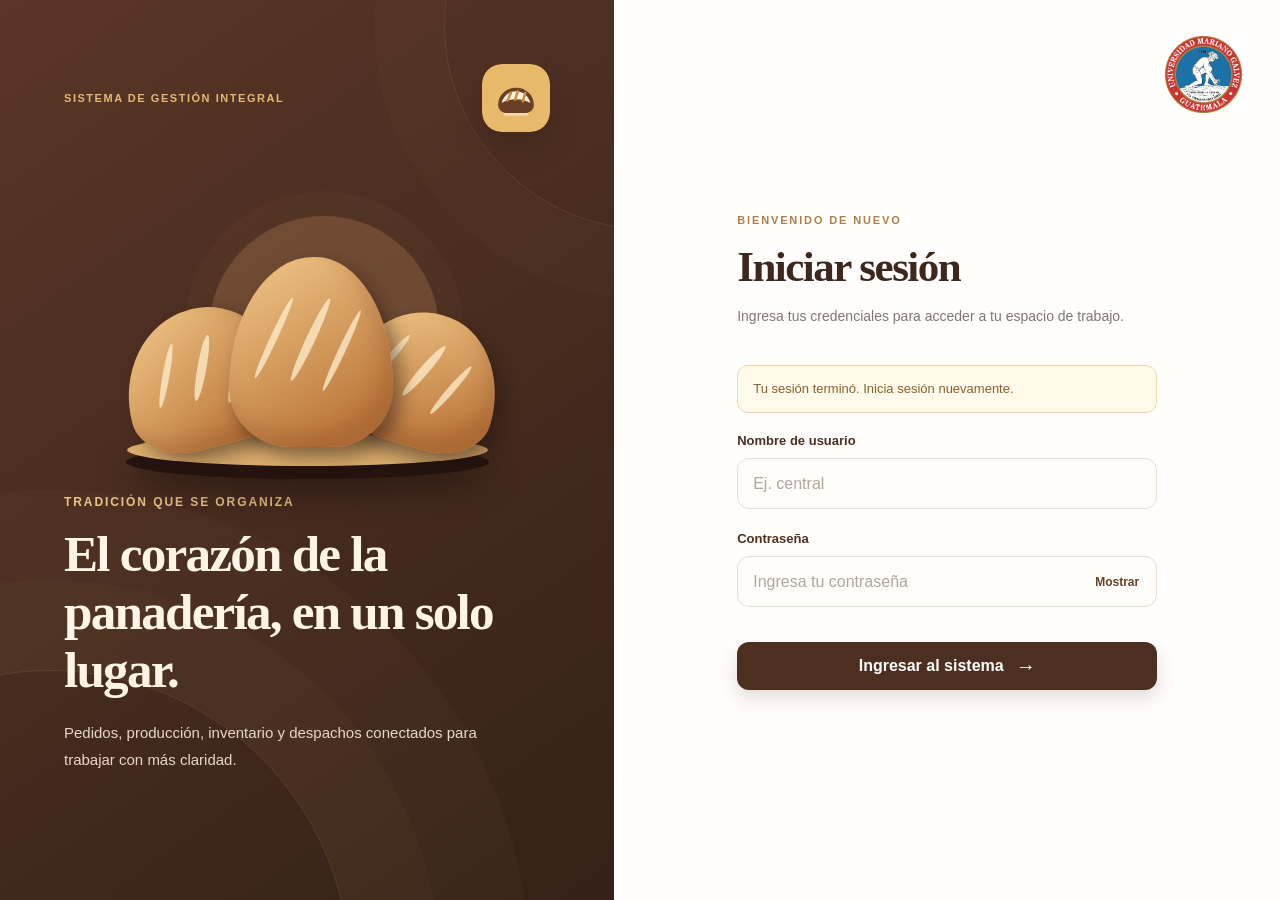
<file: src/main/webapp/pages/reportes.html>
<!doctype html>
<html lang="es">
<head>
  <meta charset="UTF-8">
  <meta name="viewport" content="width=device-width, initial-scale=1">
  <title>Reportes gerenciales | La Migaja De San Carlos</title>
  <link rel="icon" href="../assets/pan-logo.svg" type="image/svg+xml">
  <link rel="stylesheet" href="../css/styles.css">
  <script type="module" src="../js/reportes.js"></script>
</head>
<body class="app-page">
  <div class="app-layout">
    <aside class="sidebar" id="sidebar" aria-label="Menú principal">
      <div class="sidebar__brand"><img src="../assets/pan-logo.svg" alt="" width="44" height="44"><div><strong>La Migaja De San Carlos</strong><span>Gestión de panadería</span></div></div>
      <div class="sidebar__section-label">ESPACIO DE TRABAJO</div>
      <nav id="main-navigation" class="sidebar__navigation" aria-label="Módulos autorizados"></nav>
      <div class="sidebar__bottom"><button type="button" id="logout-sidebar" class="sidebar__logout">↪ Cerrar sesión</button></div>
    </aside>
    <div class="sidebar-overlay" id="sidebar-overlay" hidden></div>
    <div class="app-content">
      <header class="topbar"><div class="topbar__left"><button type="button" id="menu-toggle" class="menu-toggle" aria-controls="sidebar" aria-expanded="false" aria-label="Abrir menú">☰</button><div class="breadcrumb">La Migaja De San Carlos <span>/</span> <strong>Reportes gerenciales</strong></div></div><div class="topbar__right"><span id="fecha-actual" class="topbar__date"></span><img class="topbar__umg-logo" src="../assets/logoUMG.png" alt="Universidad Mariano Gálvez de Guatemala" width="50" height="50" /></div></header>
      <main class="dashboard workspace">
        <section class="workspace__heading">
          <div><p class="eyebrow">INTELIGENCIA OPERATIVA</p><h1>Reportes gerenciales</h1><p class="workspace__subtitle" id="usuario-actual"></p></div>
          <div class="workspace__heading-actions"><button type="button" id="btn-actualizar" class="button button--ghost">↻ Actualizar</button></div>
        </section>
        <section class="report-filters" aria-label="Filtros del período">
          <div class="report-filters__heading"><div><h2>Período de análisis</h2><p>Explora el comportamiento de las sucursales y la producción.</p></div><span class="soft-badge">DATOS REALES DE ORACLE</span></div>
          <form id="form-fechas" class="report-filters__form" novalidate>
            <label class="filter-field"><span>Desde</span><input id="fecha-desde" name="desde" type="date" required></label>
            <label class="filter-field"><span>Hasta</span><input id="fecha-hasta" name="hasta" type="date" required></label>
            <button type="submit" class="button button--primary" id="btn-aplicar">Aplicar fechas</button>
            <button type="button" class="button button--ghost" id="btn-mes">Mes actual</button>
          </form>
          <p id="fechas-error" class="form-error" role="alert" hidden></p>
        </section>
        <section class="mini-stats report-kpis" aria-label="Resumen del período">
          <div class="mini-stat"><span>Pedidos válidos</span><strong id="kpi-pedidos">—</strong><small>Excluye borradores y cancelados</small></div>
          <div class="mini-stat"><span>Panes solicitados</span><strong id="kpi-solicitados">—</strong><small>Unidades de pedidos válidos</small></div>
          <div class="mini-stat"><span>Panes producidos</span><strong id="kpi-producidos">—</strong><small>Unidades fabricadas</small></div>
          <div class="mini-stat"><span>Despachos realizados</span><strong id="kpi-despachos">—</strong><small>Incluye recibidos</small></div>
          <div class="mini-stat mini-stat--alert"><span>Productos con inventario bajo</span><strong id="kpi-inventario">—</strong><small>Estado actual del inventario</small></div>
        </section>
        <section class="data-panel report-panel" aria-labelledby="titulo-reportes">
          <div class="data-panel__header report-panel__header"><div><h2 id="titulo-reportes">Explora los reportes</h2><p id="descripcion-reportes">Selecciona una categoría para consultar resultados.</p></div>
            <button type="button" class="report-tab" id="tab-pedidos" role="tab" aria-selected="true" aria-controls="report-contenido" data-reporte="pedidos">Pedidos por sucursal</button>
            <button type="button" class="report-tab" id="tab-panes" role="tab" aria-selected="false" aria-controls="report-contenido" tabindex="-1" data-reporte="panes">Panes solicitados</button>
            <button type="button" class="report-tab" id="tab-produccion" role="tab" aria-selected="false" aria-controls="report-contenido" tabindex="-1" data-reporte="produccion">Producción diaria</button>
            <button type="button" class="report-tab" id="tab-despachos" role="tab" aria-selected="false" aria-controls="report-contenido" tabindex="-1" data-reporte="despachos">Despachos</button>
            <button type="button" class="report-tab" id="tab-inventario" role="tab" aria-selected="false" aria-controls="report-contenido" tabindex="-1" data-reporte="inventario">Inventario bajo</button>
          </div>
          <div id="report-contenido" role="tabpanel" aria-labelledby="tab-pedidos" tabindex="0">
            <div class="report-detail-header"><div><h3 id="reporte-titulo">Pedidos por sucursal</h3><p id="reporte-descripcion">Pedidos válidos y unidades solicitadas.</p></div><span id="reporte-alcance" class="report-period"></span></div>
            <p id="estado-reportes" class="table-status" role="status" aria-live="polite">Consultando información…</p>
            <div class="report-chart-wrap" id="grafico-contenedor" hidden>
              <div class="report-chart-heading"><strong id="grafico-titulo">Unidades por sucursal</strong><span id="grafico-nota"></span></div>
              <div id="grafico-barras" class="report-chart" aria-label="Visualización de datos"></div>
              <div id="grafico-leyenda" class="report-legend"></div>
            </div>
            <div class="report-table-heading"><h3>Detalle del reporte</h3><span id="reporte-filas">—</span></div>
            <div class="table-scroll"><table class="data-table report-table"><thead><tr id="tabla-encabezado"></tr></thead><tbody id="tabla-reporte"></tbody></table></div>
            <div class="panel-footer" id="pie-reporte">—</div>
          </div>
        </section>
      </main>
    </div>
  </div>
  <div id="toast" class="toast" role="status" aria-live="polite" hidden></div>
</body>
</html>
</file>
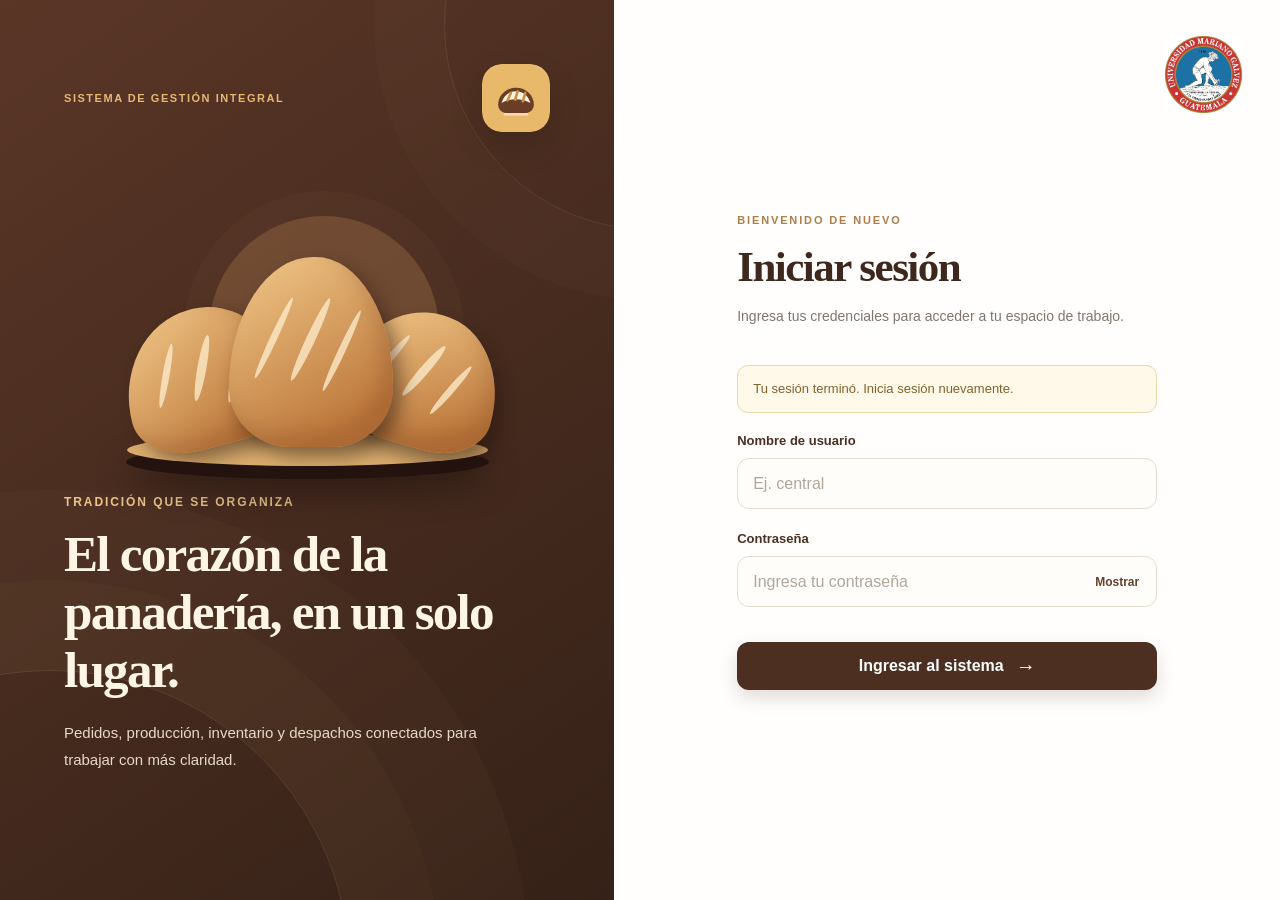
<file: src/main/webapp/pages/rutas.html>
<!doctype html>
<html lang="es">
<head>
  <meta charset="UTF-8">
  <meta name="viewport" content="width=device-width, initial-scale=1">
  <title>Gestión de rutas | La Migaja De San Carlos</title>
  <link rel="icon" href="../assets/pan-logo.svg" type="image/svg+xml">
  <link rel="stylesheet" href="../css/styles.css">
  <link rel="stylesheet" href="../css/rutas.css">
  <script type="module" src="../js/rutas.js"></script>
</head>
<body class="app-page">
  <div class="app-layout">
    <aside class="sidebar" id="sidebar" aria-label="Menú principal">
      <div class="sidebar__brand">
        <img src="../assets/pan-logo.svg" alt="" width="44" height="44">
        <div><strong>La Migaja De San Carlos</strong><span>Gestión de panadería</span></div>
      </div>
      <div class="sidebar__section-label">ESPACIO DE TRABAJO</div>
      <nav id="main-navigation" class="sidebar__navigation" aria-label="Módulos autorizados"></nav>
      <div class="sidebar__bottom"><button type="button" id="logout-sidebar" class="sidebar__logout">↪ Cerrar sesión</button></div>
    </aside>
    <div class="sidebar-overlay" id="sidebar-overlay" hidden></div>
    <div class="app-content">
      <header class="topbar">
        <div class="topbar__left">
          <button type="button" class="menu-toggle" id="menu-toggle" aria-controls="sidebar" aria-expanded="false" aria-label="Abrir menú">☰</button>
          <div class="breadcrumb">La Migaja De San Carlos <span>/</span> <strong>Gestión de rutas</strong></div>
        </div>
        <div class="topbar__right">
          <span class="topbar__date" id="fecha-actual"></span>
          <img class="topbar__umg-logo" src="../assets/logoUMG.png" alt="Universidad Mariano Gálvez de Guatemala" width="50" height="50">
        </div>
      </header>
      <main class="dashboard workspace">
        <section class="workspace__heading">
          <div>
            <p class="eyebrow">DISTRIBUCIÓN Y ENTREGA</p>
            <h1>Gestión de rutas</h1>
            <p class="workspace__subtitle" id="usuario-actual"></p>
          </div>
          <div class="workspace__heading-actions">
            <button type="button" id="btn-recargar" class="button button--ghost">↻ Actualizar</button>
            <button type="button" id="btn-nuevo" class="button button--primary">＋ Registrar ruta</button>
          </div>
        </section>
        <div class="rutas-guide" role="note">
          <span class="rutas-guide__icon" aria-hidden="true">↗</span>
          <div><strong>De despacho a entrega</strong><p>Registra una ruta de un despacho de Oracle en estado DESPACHADO. Luego asigna el vendedor y el vehículo. El reporte de entrega se realiza desde Android.</p></div>
        </div>
        <section class="mini-stats" aria-label="Resumen de rutas">
          <div class="mini-stat"><span>Total de rutas</span><strong id="stat-total">—</strong></div>
          <div class="mini-stat"><span>Pendientes de vendedor</span><strong id="stat-pendientes">—</strong></div>
          <div class="mini-stat"><span>Pendientes de vehículo</span><strong id="stat-vehiculos">—</strong></div>
          <div class="mini-stat"><span>Entregas reportadas</span><strong id="stat-entregadas">—</strong></div>
        </section>
        <section class="data-panel" aria-labelledby="titulo-listado">
          <div class="data-panel__header">
            <div><h2 id="titulo-listado">Rutas registradas</h2><p>Consulta el estado en Firestore y realiza las asignaciones autorizadas.</p></div>
            <span class="soft-badge">SOLO ADMINISTRADOR</span>
          </div>
          <div class="filters-row">
            <label class="filter-field filter-field--search"><span>Buscar ruta</span><input id="buscar" type="search" autocomplete="off" placeholder="Despacho, vendedor, vehículo o estado"></label>
            <label class="filter-field"><span>Estado</span>
              <select id="filtro-estado">
                <option value="">Todos</option>
                <option value="PENDIENTE_ASIGNACION">Pendiente de asignación</option>
                <option value="PENDIENTE_VEHICULO">Pendiente de vehículo</option>
                <option value="LISTA_PARA_ENTREGA">Lista para entrega</option>
                <option value="ENTREGA_REPORTADA">Entrega reportada</option>
              </select>
            </label>
          </div>
          <p class="table-status" id="estado-carga" role="status">Consultando rutas…</p>
          <div class="table-scroll">
            <table class="data-table rutas-tabla">
              <thead><tr><th>Ruta</th><th>Sucursal</th><th>Vendedor</th><th>Vehículo</th><th>Estado</th><th>Versión</th><th>Acción</th></tr></thead>
              <tbody id="tabla-rutas"></tbody>
            </table>
          </div>
          <div class="panel-footer" id="conteo-filtrado">—</div>
        </section>
        <p class="rutas-footnote">La asignación de vendedor puede enviar una notificación FCM. Una entrega reportada no cambia automáticamente el estado de recepción del despacho en Oracle.</p>
      </main>
    </div>
  </div>

  <dialog id="dialog-registro" class="form-dialog" aria-labelledby="titulo-registro">
    <form id="form-registro" novalidate>
      <div class="form-dialog__header"><div><p class="eyebrow">NUEVA RUTA</p><h2 id="titulo-registro">Registrar ruta</h2></div><button type="button" class="dialog-close" id="cerrar-registro" aria-label="Cerrar">×</button></div>
      <p class="form-dialog__subtitle">Solo se permiten despachos de Oracle en estado DESPACHADO que aún no tienen ruta en Firestore.</p>
      <div class="form-grid">
        <label class="form-field form-field--wide"><span>Despacho disponible <b>*</b></span><select id="registro-despacho" required><option value="">Consultando despachos…</option></select></label>
      </div>
      <p class="small-note" id="ayuda-registro">El registro crea la ruta en estado PENDIENTE_ASIGNACION.</p>
      <p class="form-error" id="error-registro" role="alert" hidden></p>
      <div class="dialog-actions"><button type="button" class="button button--ghost" id="cancelar-registro">Cancelar</button><button type="submit" class="button button--primary" id="guardar-registro" disabled>Registrar ruta</button></div>
    </form>
  </dialog>

  <dialog id="dialog-vendedor" class="form-dialog" aria-labelledby="titulo-vendedor">
    <form id="form-vendedor" novalidate>
      <div class="form-dialog__header"><div><p class="eyebrow">PRIMERA ASIGNACIÓN</p><h2 id="titulo-vendedor">Asignar vendedor</h2></div><button type="button" class="dialog-close" id="cerrar-vendedor" aria-label="Cerrar">×</button></div>
      <p class="form-dialog__subtitle" id="vendedor-contexto">—</p>
      <div class="form-grid">
        <label class="form-field form-field--wide"><span>Vendedor <b>*</b></span><select id="vendedor-select" required><option value="">Selecciona un vendedor…</option></select></label>
      </div>
      <p class="form-error" id="error-vendedor" role="alert" hidden></p>
      <div class="dialog-actions"><button type="button" class="button button--ghost" id="cancelar-vendedor">Cancelar</button><button type="submit" class="button button--primary" id="guardar-vendedor">Asignar y notificar</button></div>
    </form>
  </dialog>

  <dialog id="dialog-vehiculo" class="form-dialog" aria-labelledby="titulo-vehiculo">
    <form id="form-vehiculo" novalidate>
      <div class="form-dialog__header"><div><p class="eyebrow">PREPARAR ENTREGA</p><h2 id="titulo-vehiculo">Asignar vehículo</h2></div><button type="button" class="dialog-close" id="cerrar-vehiculo" aria-label="Cerrar">×</button></div>
      <p class="form-dialog__subtitle" id="vehiculo-contexto">—</p>
      <div class="form-grid">
        <label class="form-field form-field--wide"><span>ID vehículo <b>*</b></span><select id="vehiculo-id" required><option value="">Cargando vehículos disponibles…</option></select></label>
        <label class="form-field form-field--wide"><span>Versión actual del vehículo</span><input id="vehiculo-version" type="number" min="1" step="1" readonly aria-readonly="true" placeholder="Se completa al seleccionar"></label>
      </div>
      <p class="small-note">Se muestran vehículos activos y disponibles. La versión se consulta automáticamente; el servidor la verificará de nuevo al confirmar.</p>
      <p class="form-error" id="error-vehiculo" role="alert" hidden></p>
      <div class="dialog-actions"><button type="button" class="button button--ghost" id="cancelar-vehiculo">Cancelar</button><button type="submit" class="button button--primary" id="guardar-vehiculo">Confirmar vehículo</button></div>
    </form>
  </dialog>
  <div id="toast" class="toast" role="status" aria-live="polite" hidden></div>
</body>
</html>
</file>
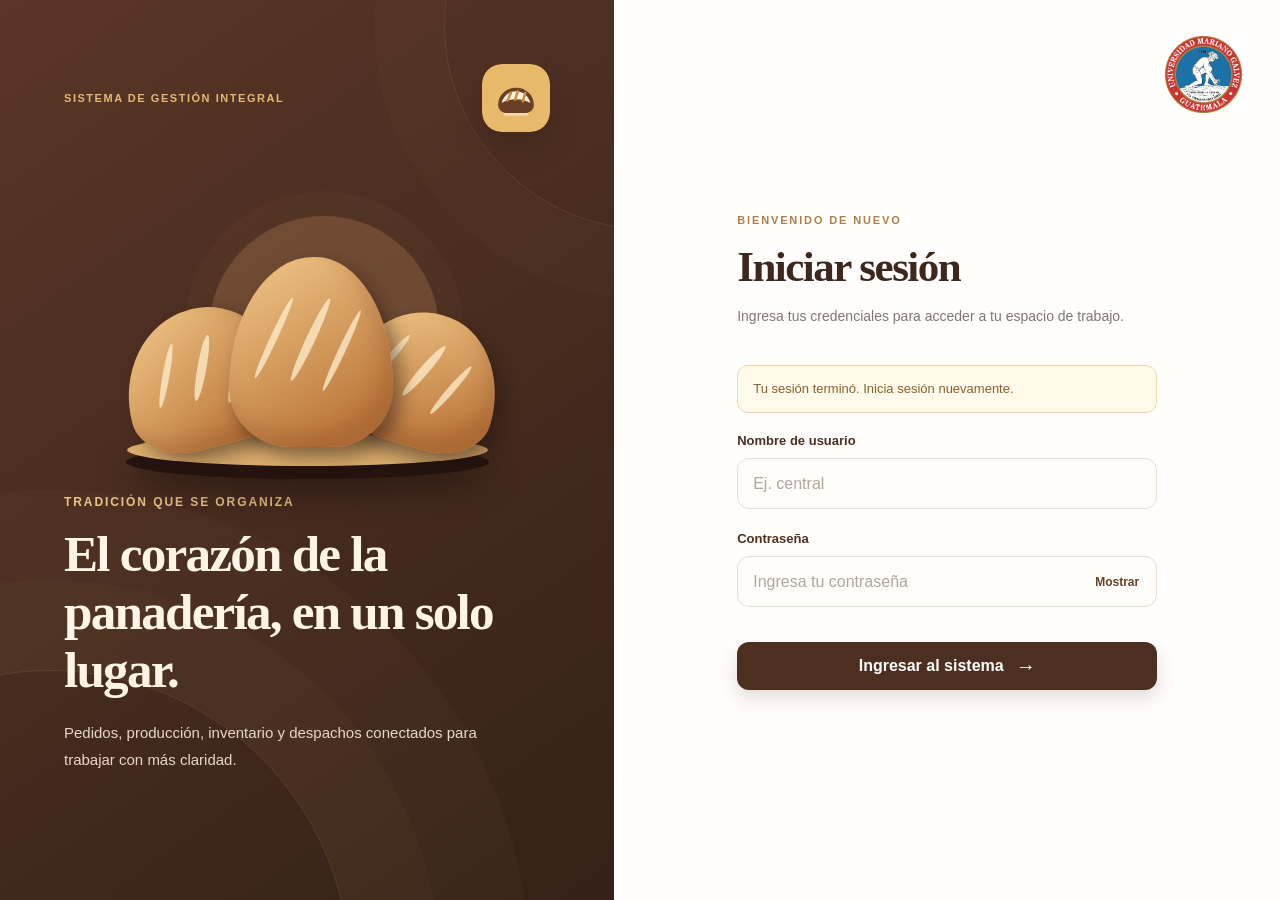
<file: src/main/webapp/pages/usuarios.html>
<!DOCTYPE html>
<html lang="es">
<head>
  <meta charset="UTF-8" /><meta name="viewport" content="width=device-width, initial-scale=1" />
  <title>Usuarios | La Migaja De San Carlos</title>
  <link rel="icon" href="../assets/pan-logo.svg" type="image/svg+xml" />
  <link rel="stylesheet" href="../css/styles.css" />
  <script type="module" src="../js/usuarios.js"></script>
</head>
<body class="app-page">
  <div class="app-layout">
    <aside class="sidebar" id="sidebar" aria-label="Menú principal"><div class="sidebar__brand"><img src="../assets/pan-logo.svg" alt="" width="44" height="44" /><div><strong>La Migaja De San Carlos</strong><span>Gestión de panadería</span></div></div><div class="sidebar__section-label">ESPACIO DE TRABAJO</div><nav id="main-navigation" class="sidebar__navigation" aria-label="Módulos autorizados"></nav><div class="sidebar__bottom"><button type="button" class="sidebar__logout" id="logout-sidebar">↪ Cerrar sesión</button></div></aside>
    <div class="sidebar-overlay" id="sidebar-overlay" hidden></div>
    <div class="app-content">
      <header class="topbar"><div class="topbar__left"><button type="button" class="menu-toggle" id="menu-toggle" aria-controls="sidebar" aria-expanded="false" aria-label="Abrir menú">☰</button><div class="breadcrumb">La Migaja De San Carlos <span>/</span> <strong>Usuarios</strong></div></div><div class="topbar__right"><span class="topbar__date" id="fecha-actual"></span><img class="topbar__umg-logo" src="../assets/logoUMG.png" alt="Universidad Mariano Gálvez de Guatemala" width="50" height="50" /></div></header>
      <main class="dashboard workspace">
        <section class="workspace__heading"><div><p class="eyebrow">ADMINISTRACIÓN</p><h1>Usuarios del sistema</h1><p id="usuario-actual" class="workspace__subtitle"></p></div><div class="workspace__heading-actions"><button type="button" class="button button--ghost" id="btn-recargar">↻ Actualizar</button><button type="button" class="button button--primary" id="btn-nuevo">＋ Crear usuario</button></div></section>
        <div class="mini-stats"><div class="mini-stat"><span>Usuarios registrados</span><strong id="total-usuarios">—</strong></div><div class="mini-stat"><span>Activos</span><strong id="total-activos">—</strong></div><div class="mini-stat"><span>Personal de sucursales</span><strong id="total-sucursal">—</strong></div><div class="mini-stat"><span>Producción</span><strong id="total-produccion">—</strong></div></div>
        <section class="data-panel" aria-labelledby="titulo-tabla"><div class="data-panel__header"><div><h2 id="titulo-tabla">Personal registrado</h2><p>Consulta de cuentas y creación de nuevos accesos.</p></div><span class="soft-badge">Solo administrador</span></div><div class="filters-row"><label class="filter-field filter-field--search"><span>Buscar</span><input id="buscar" type="search" placeholder="Usuario, nombre o sucursal" autocomplete="off" /></label><label class="filter-field"><span>Rol</span><select id="filtro-rol"><option value="">Todos los roles</option><option value="ADMINISTRADOR">Administrador</option><option value="PRODUCCION">Producción</option><option value="SUCURSAL">Sucursal</option></select></label><label class="filter-field"><span>Estado</span><select id="filtro-estado"><option value="">Todos</option><option value="1">Activo</option><option value="0">Inactivo</option></select></label></div><p class="table-status" role="status" id="estado-carga">Cargando usuarios…</p><div class="table-scroll"><table class="data-table"><thead><tr><th>Usuario</th><th>Nombre</th><th>Rol</th><th>Sucursal</th><th>Estado</th></tr></thead><tbody id="tabla-usuarios"></tbody></table></div><div class="panel-footer" id="conteo-filtrado"></div></section>
      </main>
    </div>
  </div>
  <dialog class="form-dialog" id="dialog-usuario" aria-labelledby="titulo-dialogo">
    <form id="form-usuario" novalidate>
      <div class="form-dialog__header"><div><p class="eyebrow">NUEVA CUENTA</p><h2 id="titulo-dialogo">Crear usuario</h2></div><button type="button" class="dialog-close" id="cerrar-dialogo" aria-label="Cerrar">×</button></div><p class="form-dialog__subtitle">La contraseña se encriptara</p>
      <div class="form-grid"><label class="form-field"><span>Usuario <b>*</b></span><input name="usuario" id="nuevo-usuario" autocomplete="off" maxlength="50" required placeholder="chiva" /></label><label class="form-field"><span>Nombre completo <b>*</b></span><input name="nombre" id="nuevo-nombre" maxlength="120" required placeholder="Encargado de sucursal" /></label><label class="form-field"><span>Contraseña <b>*</b></span><input name="contrasena" id="nueva-clave" type="password" autocomplete="new-password" required minlength="12" placeholder="Mínimo 12 caracteres" /></label><label class="form-field"><span>Rol <b>*</b></span><select name="idRol" id="nuevo-rol" required><option value="">Seleccionar rol</option></select></label><label class="form-field" id="grupo-sucursal" hidden><span>Sucursal <b>*</b></span><select name="idSucursal" id="nueva-sucursal"><option value="">Seleccionar sucursal</option></select></label></div>
      <p class="form-error" id="error-usuario" role="alert" hidden></p>
      <div class="dialog-actions"><button type="button" class="button button--ghost" id="cancelar-dialogo">Cancelar</button><button type="submit" class="button button--primary" id="guardar-usuario">Crear usuario</button></div>
    </form>
  </dialog>
  <div id="toast" class="toast" role="status" aria-live="polite" hidden></div>
</body>
</html>
</file>
<file: src/main/webapp/css/styles.css>
:root {
  --ink: #31251f;
  --brown-900: #3b241a;
  --brown-800: #4c2f21;
  --brown-700: #67412c;
  --brown-600: #88583b;
  --gold: #d99f4d;
  --gold-light: #f7e8cc;
  --cream: #f9f6f0;
  --cream-2: #f4efe7;
  --white: #fffefd;
  --muted: #81766f;
  --border: #e9e1d8;
  --danger: #9e3d2e;
  --success: #32704e;
  --shadow: 0 12px 36px rgba(62, 39, 20, .07);
  --radius: 18px;
  font-family: 'Segoe UI', Tahoma, Arial, sans-serif;
  color: var(--ink);
  background: var(--cream);
}
*, *::before, *::after { box-sizing: border-box; }
html { min-height: 100%; }
body { min-height: 100vh; margin: 0; }
button, input { font: inherit; }
button { cursor: pointer; }
button:disabled { cursor: not-allowed; opacity: .65; }
a { color: inherit; }
[hidden] { display: none !important; }
:focus-visible { outline: 3px solid #dba759; outline-offset: 3px; }
.eyebrow { color: #af7e48; font-weight: 800; font-size: 11px; letter-spacing: .17em; }
.button { min-height: 48px; display: inline-flex; align-items: center; justify-content: center; gap: 12px; border-radius: 12px; padding: 12px 19px; font-weight: 700; border: 1px solid transparent; transition: transform .2s, background .2s; }
.button:not(:disabled):hover { transform: translateY(-1px); }
.button--primary { background: var(--brown-800); color: white; box-shadow: 0 8px 18px rgba(66, 39, 27, .16); }
.button--primary:hover { background: var(--brown-900); }
.button--full { width: 100%; }
.button--ghost { color: var(--brown-700); border-color: var(--border); background: white; min-height: 40px; font-size: 13px; }
.button-arrow { font-size: 20px; line-height: 1; }

/* LOGIN */
.login-page { background: var(--white); }
.login-shell { display: grid; grid-template-columns: minmax(420px, 48%) 1fr; min-height: 100vh; }
.login-art { position: relative; overflow: hidden; background: linear-gradient(145deg, #5a3627 0%, #352117 100%); color: #fff5e6; padding: clamp(32px, 5vw, 72px); display: flex; flex-direction: column; justify-content: space-between; isolation: isolate; }
.login-art::before { content: ''; position: absolute; width: 600px; height: 600px; border: 1px solid rgba(245, 220, 180, .13); border-radius: 50%; left: -250px; bottom: -370px; box-shadow: 0 0 0 90px rgba(246,219,170,.018), 0 0 0 180px rgba(246,219,170,.025); z-index: -1; }
.login-art::after { content: ''; position: absolute; width: 410px; height: 410px; border: 1px solid rgba(245,220,180,.1); border-radius: 50%; right: -240px; top: -180px; box-shadow: 0 0 0 70px rgba(246,219,170,.015); z-index: -1; }
.login-art__grain { position: absolute; inset: 0; opacity: .14; pointer-events: none; background-image: radial-gradient(#fff7e5 .7px, transparent .7px); background-size: 22px 22px; }
.login-art__top { display: flex; justify-content: space-between; align-items: center; gap: 12px; position: relative; z-index: 1; }
.login-art__eyebrow { text-transform: uppercase; color: #e5b874; letter-spacing: .14em; font-weight: 700; font-size: 11px; }
.login-art__logo { box-shadow: 0 14px 32px #0002; border-radius: 20px; }
.login-art__body { position: relative; max-width: 570px; padding: 35px 0 48px; z-index: 1; }
.login-art__kicker { color: #ebc58c; font-size: 12px; font-weight: 800; text-transform: uppercase; letter-spacing: .16em; margin: 14px 0 16px; }
.login-art h1 { font: 600 clamp(34px, 4vw, 57px)/1.13 Georgia, 'Times New Roman', serif; letter-spacing: -.035em; margin: 0 0 20px; }
.login-art__body > p:last-child { max-width: 415px; color: #e7d9c9; line-height: 1.8; font-size: 15px; }
.illustration { height: 265px; width: min(410px, 100%); position: relative; margin: 0 auto 8px; }
.illustration__sun { position: absolute; width: 230px; height: 230px; border-radius: 50%; background: #9c6d48; opacity: .45; top: 0; left: 26%; box-shadow: 0 0 0 25px rgba(232,189,127,.08); }
.illustration__tray { position: absolute; bottom: 15px; left: 6%; width: 88%; height: 32px; border-radius: 50%; background: #dbad6d; box-shadow: 0 12px 0 1px #24130f, 0 24px 32px #170e0b99; }
.illustration__loaf { position: absolute; bottom: 34px; border-radius: 52% 48% 38% 38% / 70% 69% 32% 32%; background: linear-gradient(150deg, #f1c98a, #be783c 83%); box-shadow: inset -12px -15px 20px rgba(111, 58, 28, .23), 8px 10px 18px #21110b7a; }
.illustration__loaf::after { content: ''; position: absolute; width: 9px; height: 48%; top: 19%; left: 47%; transform: rotate(25deg); border-radius: 50%; background: #fff0cf; opacity: .74; box-shadow: -34px 14px 0 -1px #fff0cf, 33px -3px 0 -1px #fff0cf; }
.illustration__loaf--left { left: 5%; width: 40%; height: 139px; transform: rotate(-15deg); }
.illustration__loaf--center { left: 31%; width: 40%; height: 190px; z-index: 2; }
.illustration__loaf--right { right: 3%; width: 38%; height: 135px; transform: rotate(16deg); }
.login-main { display: flex; align-items: center; justify-content: center; padding: 54px clamp(25px, 6vw, 90px); }
.login-form-wrap { width: min(420px, 100%); }
.brand-mobile { display: none; }
.login-heading h2 { font: 600 clamp(31px, 3.5vw, 43px)/1.1 Georgia, serif; letter-spacing: -.035em; margin: 15px 0; color: #3e281e; }
.login-heading p { color: var(--muted); line-height: 1.7; font-size: 14px; margin: 0 0 36px; }
.field { display: flex; flex-direction: column; gap: 10px; margin-bottom: 22px; }
.field label { font-size: 13px; color: var(--brown-800); font-weight: 750; }
.field input { display: block; width: 100%; border: 1px solid #e6ddd2; background: #fffdfa; border-radius: 12px; min-height: 51px; padding: 12px 15px; color: var(--ink); outline: none; transition: border .2s, box-shadow .2s; }
.field input:focus { border-color: #c79454; box-shadow: 0 0 0 4px #d7a25a25; }
.field input::placeholder { color: #b0a69c; }
.password-wrap { position: relative; }
.password-wrap input { padding-right: 92px; }
.password-toggle { position: absolute; top: 50%; right: 10px; transform: translateY(-50%); padding: 9px 8px; border: 0; background: transparent; color: var(--brown-700); font-size: 12px; font-weight: 700; }
#login-submit { margin-top: 13px; }
.notice { margin-bottom: 20px; padding: 13px 15px; border-radius: 11px; font-size: 13px; line-height: 1.55; }
.notice--error { border: 1px solid #f4cdc6; background: #fff1ee; color: #963f34; }
.notice--exito { border: 1px solid #c8dfd0; background: #f0f8f1; color: var(--success); }
.notice--info { border: 1px solid #ecd7ae; background: #fff9ea; color: #86612e; }

/* DASHBOARD */
.app-layout { display: flex; min-height: 100vh; }
.sidebar { width: 257px; min-width: 257px; background: var(--brown-900); color: #f6ede1; display: flex; flex-direction: column; padding: 27px 15px 18px; position: sticky; top: 0; height: 100vh; overflow-y: auto; scrollbar-width: thin; scrollbar-color: #7c5442 transparent; }
.sidebar__brand { display: flex; align-items: center; gap: 11px; padding: 0 12px 23px; margin-bottom: 20px; border-bottom: 1px solid #ffffff21; }
.sidebar__brand div { display: flex; flex-direction: column; gap: 3px; min-width: 0; }
.sidebar__brand strong { font: bold 16px/1.18 Georgia, serif; letter-spacing: -.02em; overflow-wrap: normal; }
.sidebar__brand span { font-size: 11px; color: #d0bca9; }
.sidebar__section-label { font-size: 10px; font-weight: 800; letter-spacing: .13em; color: #ad8e79; padding: 6px 13px 14px; }
.sidebar__section-label--sub { padding-top: 23px; }
.sidebar__navigation { display: flex; flex-direction: column; gap: 4px; }
.nav-item { border: 0; padding: 11px 13px; min-height: 45px; display: flex; align-items: center; gap: 12px; width: 100%; background: transparent; color: #dcc8b9; border-radius: 10px; text-align: left; font-size: 13px; }
.nav-item__icon { font-size: 21px; line-height: 1; width: 22px; text-align: center; opacity: .9; }
.nav-item__label { flex: 1; }
.nav-item__label strong { font-weight: 600; }
.nav-item:hover { background: #ffffff12; color: #fff; }
.nav-item--active, .nav-item--active:hover { background: #ffffff20; color: #fff; box-shadow: inset 3px 0 0 var(--gold); }
.nav-item__soon { color: #b8987e; }
.sidebar__bottom { margin-top: auto; padding-top: 15px; }
.sidebar__logout { margin-top: 0; width: 100%; border: 1px solid #ffffff20; background: transparent; color: #f1ded1; border-radius: 11px; min-height: 42px; text-align: left; padding: 11px 15px; font-size: 13px; }
.sidebar__logout:hover { background: #ffffff12; }
.sidebar__logout span { font-size: 20px; margin-right: 10px; vertical-align: middle; }
.app-content { flex: 1; min-width: 0; }
.topbar { background: rgba(255, 254, 252, .94); border-bottom: 1px solid var(--border); height: 80px; padding: 0 clamp(20px, 3vw, 43px); display: flex; align-items: center; justify-content: space-between; gap: 18px; }
.topbar__left, .topbar__right { display: flex; align-items: center; gap: 24px; }
.breadcrumb { font-size: 13px; color: #8b817a; }
.breadcrumb span { color: #c6b7a8; padding: 0 10px; }
.breadcrumb strong { color: var(--brown-700); }
.topbar__date { color: #897c70; font-size: 12px; text-transform: capitalize; }
.topbar__avatar { width: 41px; height: 41px; background: #f5e7cc; color: #76502e; border-radius: 50%; display: grid; place-items: center; font-size: 12px; font-weight: 800; }
.menu-toggle { display: none; background: var(--cream-2); color: var(--brown-700); border: 1px solid var(--border); border-radius: 9px; width: 41px; height: 41px; font-size: 19px; }
.dashboard { max-width: 1550px; margin: auto; padding: 33px clamp(20px, 3vw, 43px) 60px; }
.hero { min-height: 226px; display: flex; position: relative; overflow: hidden; align-items: center; justify-content: space-between; gap: 20px; border-radius: 21px; background: linear-gradient(115deg, #553424 0%, #795139 100%); padding: 35px 41px; color: #fff5e7; isolation: isolate; }
.hero::before { content: ''; width: 440px; height: 440px; border-radius: 50%; border: 1px solid #ffffff13; position: absolute; right: -120px; top: -210px; box-shadow: 0 0 0 80px #ffffff07, 0 0 0 150px #ffffff05; z-index: -1; }
.hero__copy { max-width: 620px; position: relative; z-index: 2; }
.hero__eyebrow { display: flex; align-items: center; gap: 8px; font-size: 10px; letter-spacing: .16em; font-weight: 800; color: #ecc789; }
.hero__dot { width: 7px; height: 7px; border-radius: 50%; background: #edc487; }
.hero h1 { font: 600 clamp(28px, 3.3vw, 42px)/1.16 Georgia, serif; letter-spacing: -.035em; margin: 16px 0 11px; }
.hero p { line-height: 1.6; color: #ead8c8; font-size: 14px; margin: 0; }
.hero__tags { margin-top: 23px; display: flex; flex-wrap: wrap; gap: 10px; }
.pill { color: #fff4df; background: #ffffff24; border: 1px solid #ffffff2b; border-radius: 40px; padding: 7px 12px; font-size: 11px; font-weight: 750; }
.pill--light { background: #f2c88e24; }
.hero__illustration { align-self: stretch; flex: 0 0 230px; position: relative; }
.hero__sun { position: absolute; width: 150px; height: 150px; background: #e8bb79; opacity: .32; border-radius: 50%; top: -2px; left: 44px; }
.hero__plate { position: absolute; width: 200px; height: 25px; background: #e3aa6a; bottom: 10px; left: 10px; border-radius: 50%; box-shadow: 0 10px 0 #3b201980; }
.hero__bread { position: absolute; background: linear-gradient(140deg, #f8dba0, #bf7948); border-radius: 55% 48% 38% 38% / 67% 67% 29% 29%; box-shadow: inset -10px -12px 15px #78402a3e; bottom: 25px; }
.hero__bread::after { content: ''; position: absolute; width: 7px; height: 42%; left: 48%; top: 24%; transform: rotate(21deg); border-radius: 50%; background: #fff1cc; box-shadow: -24px 10px 0 -1px #fff1cc, 23px -4px 0 -1px #fff1cc; }
.hero__bread--1 { left: 25px; width: 120px; height: 120px; transform: rotate(-13deg); }
.hero__bread--2 { left: 95px; width: 125px; height: 143px; transform: rotate(10deg); }
.dashboard__section { margin-top: 37px; }
.section-heading { display: flex; justify-content: space-between; align-items: flex-end; gap: 15px; margin-bottom: 17px; }
.section-heading .eyebrow { margin: 0 0 7px; }
.section-heading h2 { font: 600 25px Georgia, serif; letter-spacing: -.025em; margin: 0; color: #3b2c23; }
.stats-grid { display: grid; grid-template-columns: repeat(4, minmax(0, 1fr)); gap: 15px; }
.stat-card { background: #fffefd; border: 1px solid var(--border); border-radius: 16px; padding: 20px; min-height: 148px; box-shadow: var(--shadow); }
.stat-card__top { display: flex; justify-content: space-between; align-items: flex-start; gap: 8px; font-size: 12px; font-weight: 700; color: #7b6d62; }
.stat-card__icon { display: grid; place-items: center; flex: 0 0 34px; height: 34px; border-radius: 10px; color: #9f7037; font-size: 23px; background: #fcf1df; }
.stat-card > strong { display: block; font-size: 30px; line-height: 1.15; font-weight: 800; color: #412e22; margin: 17px 0 5px; font-variant-numeric: tabular-nums; }
.stat-card p { margin: 0; font-size: 11px; color: #9b8b7e; }
.stat-card--skeleton { background: linear-gradient(100deg, #f2ede7, #fff, #f2ede7); background-size: 200% 100%; animation: shimmer 1.5s infinite; }
@keyframes shimmer { to { background-position-x: -200%; } }
.section-note { color: #9c8c7e; font-size: 12px; line-height: 1.6; margin-top: 13px; }
.modules-grid { display: grid; grid-template-columns: repeat(3, minmax(0, 1fr)); gap: 14px; }
.module-card { position: relative; display: flex; text-align: left; align-items: flex-start; gap: 14px; min-height: 125px; background: #fffefd; border: 1px solid var(--border); border-radius: 15px; padding: 18px; box-shadow: var(--shadow); transition: border .2s, transform .2s; }
.module-card:hover { transform: translateY(-2px); border-color: #d8ba8d; }
.module-card__icon { display: grid; place-items: center; width: 42px; height: 42px; flex: 0 0 42px; background: #f9ebd5; color: #996536; font-size: 24px; border-radius: 12px; }
.module-card__content { min-width: 0; display: flex; flex-direction: column; gap: 7px; }
.module-card__content strong { font-size: 14px; color: #443024; }
.module-card__content > span { font-size: 12px; line-height: 1.45; color: #908176; }
.module-card__state { position: absolute; right: 15px; bottom: 12px; font-size: 10px; color: #b09269; font-weight: 700; }
.toast { position: fixed; z-index: 200; bottom: 26px; right: 24px; max-width: min(400px, calc(100vw - 32px)); border-radius: 13px; padding: 14px 18px; font-size: 13px; line-height: 1.5; background: #fffdfa; border: 1px solid #e8d9c7; color: var(--brown-700); box-shadow: 0 14px 36px #38251829; }
.toast--error { border-color: #f1d0c8; color: var(--danger); }
.sidebar-overlay { position: fixed; z-index: 90; inset: 0; background: #26191180; }
@media (max-width: 1150px) { .stats-grid { grid-template-columns: repeat(2, minmax(0, 1fr)); } .modules-grid { grid-template-columns: repeat(2, minmax(0, 1fr)); } .hero__illustration { flex-basis: 165px; transform: scale(.78); transform-origin: right center; } }
@media (max-width: 900px) { .login-shell { grid-template-columns: 1fr; } .login-art { display: none; } .login-main { min-height: 100vh; padding: 42px 25px; } .brand-mobile { display: flex; align-items: center; gap: 12px; margin-bottom: 48px; font: bold 20px/1.15 Georgia, serif; color: #563a26; } .sidebar { position: fixed; left: 0; z-index: 100; height: 100dvh; transform: translateX(-100%); transition: transform .25s; } .sidebar--open { transform: translateX(0); } .menu-toggle { display: grid; place-items: center; } .topbar { height: 70px; } }
@media (max-width: 610px) { .dashboard { padding: 20px 15px 45px; } .topbar { padding: 0 16px; } .topbar__date { display: none; } .topbar__right { gap: 7px; } .hero { padding: 26px; min-height: 235px; } .hero__illustration { display: none; } .hero h1 { font-size: 30px; } .stats-grid, .modules-grid { grid-template-columns: 1fr; } .section-heading { align-items: flex-start; } .section-heading h2 { font-size: 22px; } .button--ghost { padding: 9px; } .login-form-wrap { width: 100%; } .breadcrumb { font-size: 12px; } }
@media (prefers-reduced-motion: reduce) { *, *::before, *::after { animation-duration: .01ms !important; transition-duration: .01ms !important; } }

/* FASE 2 — PRODUCTOS Y USUARIOS */
.nav-item--link { text-decoration: none; }
.workspace { padding-top: 34px; }
.workspace__heading { display:flex; align-items:center; justify-content:space-between; gap:22px; margin-bottom:24px; }
.workspace__heading h1 { margin: 5px 0 9px; font: 700 clamp(27px, 3vw, 39px)/1.13 Georgia, serif; letter-spacing:-.03em; color:#402b20; }
.workspace__subtitle { margin:0; color: #978578; font-size:13px; }
.workspace__heading-actions { display:flex; align-items:center; gap:10px; flex-wrap:wrap; }
.mini-stats { display:grid; grid-template-columns: repeat(4,minmax(0,1fr)); gap:14px; margin-bottom:25px; }
.mini-stat { border:1px solid var(--border); border-radius:16px; background:#fffefd; min-height:106px; padding:19px 21px; box-shadow:var(--shadow); }
.mini-stat span { display:block; font-size:12px; font-weight:700; color:#8e7b6d; }
.mini-stat strong { display:block; margin-top:12px; font: 800 27px/1.1 'Segoe UI', sans-serif; color:var(--brown-800); font-variant-numeric:tabular-nums; }
.data-panel { background:#fffefd; border:1px solid var(--border); border-radius:19px; box-shadow:var(--shadow); overflow:hidden; }
.data-panel__header { display:flex; align-items:flex-start; justify-content:space-between; gap:15px; padding:26px 27px 17px; }
.data-panel__header h2 { margin:0 0 8px; color:#422c1f; font:700 24px Georgia,serif; }
.data-panel__header p { margin:0; color:#97877b; font-size:13px; line-height:1.5; }
.soft-badge { display:inline-flex; padding:7px 12px; border-radius:999px; background:#fff4e2; color:#895e2b; font-size:11px; font-weight:800; white-space:nowrap; }
.filters-row { display:flex; gap:13px; flex-wrap:wrap; padding:11px 27px 21px; align-items:end; }
.filter-field { display:flex; flex-direction:column; gap:8px; width:175px; font-size:12px; font-weight:700; color:#806b5e; }
.filter-field--search { flex:1; min-width:230px; }
.filter-field input, .filter-field select, .form-field input, .form-field select { width:100%; border:1px solid #e8ded2; border-radius:11px; background:#fffdf9; color:#4f392b; padding:11px 13px; min-height:43px; outline:0; font:inherit; }
.filter-field input:focus, .filter-field select:focus, .form-field input:focus, .form-field select:focus { border-color:#c49b64; box-shadow:0 0 0 4px #d7a25a25; }
.table-status { font-size:11px; color:#9b8a7c; margin:0; padding:0 27px 13px; min-height:17px; }
.table-scroll { width:100%; overflow-x:auto; }
.data-table { border-collapse:collapse; width:100%; min-width:670px; text-align:left; }
.data-table thead { background:#f9f5ee; }
.data-table th { padding:14px 15px; border-top:1px solid #efe9e2; border-bottom:1px solid #efe9e2; font-size:10px; letter-spacing:.08em; text-transform:uppercase; color:#8c7565; white-space:nowrap; }
.data-table th:first-child, .data-table td:first-child { padding-left:27px; }
.data-table th:last-child, .data-table td:last-child { padding-right:27px; }
.data-table td { padding:17px 15px; border-bottom:1px solid #f2ece6; color:#655144; font-size:12px; }
.data-table tbody tr:hover { background:#fffcf8; }
.data-table td strong, .strong-text { font-size:13px; font-weight:750; color:#493326; }
.data-table td small { display:block; color:#a39589; margin-top:4px; font-size:11px; }
.data-table .num { text-align:right; font-variant-numeric:tabular-nums; }
.status-chip { display:inline-flex; border-radius:100px; padding:6px 10px; font-weight:750; font-size:11px; }
.status-chip--ok { color:#267048; background:#eaf8ee; }
.status-chip--off { color:#8a6050; background:#f6ede9; }
.panel-footer { text-align:right; padding:14px 27px; font-size:11px; color:#a58f7c; }
.empty-table { text-align:center; padding:40px 16px !important; font-size:13px !important; color:#998777 !important; }
.table-actions { white-space:nowrap; }
.table-action { border:1px solid #e7dccc; background:#fffcf7; color:#8a623a; border-radius:8px; font-size:11px; font-weight:700; padding:7px 10px; margin:2px; }
.table-action:hover { background:#f9ead2; }
.table-action--danger { color:#a3543a; background:#fff8f4; }
.form-dialog, .confirm-dialog { width:min(620px,calc(100vw - 26px)); max-height:90vh; overflow-y:auto; border:1px solid #eadac8; border-radius:19px; box-shadow:0 30px 80px #24140e5c; padding:29px; color:var(--ink); background:#fffefd; }
.confirm-dialog { width:min(450px,calc(100vw - 26px)); }
.form-dialog::backdrop, .confirm-dialog::backdrop { background:rgba(30,17,10,.58); backdrop-filter:blur(2px); }
.form-dialog__header { display:flex; align-items:flex-start; justify-content:space-between; gap:12px; }
.form-dialog__header h2, .confirm-dialog h2 { font:700 28px Georgia,serif; margin:6px 0 0; color:var(--brown-800); }
.confirm-dialog p { line-height:1.7; color:#806f63; }
.form-dialog__subtitle { margin:12px 0 24px; color:#9c8878; font-size:12px; line-height:1.5; }
.dialog-close { background:#f7efe4; border:0; color:#79513a; border-radius:10px; font-size:23px; width:37px; height:37px; }
.form-grid { display:grid; grid-template-columns:repeat(2,minmax(0,1fr)); gap:17px 15px; }
.form-field { display:flex; flex-direction:column; gap:8px; font-size:12px; font-weight:700; color:#725749; }
.form-field b { color:#aa654b; }
.form-error { background:#fff2ef; color:#943f33; border:1px solid #efcfc9; border-radius:11px; padding:12px 14px; font-size:12px; line-height:1.6; }
.dialog-actions { display:flex; justify-content:flex-end; gap:10px; margin-top:24px; flex-wrap:wrap; }
.toast--exito { border-color:#b9dcc4; color:#256445; }
@media (max-width:1100px) { .mini-stats { grid-template-columns:repeat(2,minmax(0,1fr)); } .workspace__heading { align-items:flex-start; flex-direction:column; } }
@media (max-width:610px) { .workspace { padding:21px 14px 40px; } .mini-stats { gap:10px; } .mini-stat { padding:15px; min-height:90px; } .mini-stat strong { font-size:25px; } .data-panel__header, .filters-row { padding-left:17px; padding-right:17px; } .filter-field, .filter-field--search { min-width:100%; width:100%; } .form-grid { grid-template-columns:1fr; } .form-dialog, .confirm-dialog { padding:20px; } .workspace__heading-actions { width:100%; } .workspace__heading-actions .button { flex:1; } }


/* FASE 3 — RECETAS E INVENTARIO */
.form-field--wide { grid-column: 1 / -1; }
.form-field textarea { width:100%; min-height:98px; padding:12px 13px; resize:vertical; border:1px solid #e8ded2; border-radius:11px; background:#fffdf9; color:#4f392b; font:inherit; line-height:1.5; outline:none; }
.form-field textarea:focus { border-color:#c49b64; box-shadow:0 0 0 4px #d7a25a25; }
.form-dialog--wide { width:min(760px, calc(100vw - 26px)); }
.form-dialog--wide .data-table { min-width:440px; }
.detail-summary { display:flex; align-items:center; gap:10px; flex-wrap:wrap; margin:0 0 20px; }
.detail-summary > span { background:#faf3e9; color:#8a684f; padding:10px 14px; border-radius:11px; font-size:12px; }
.detail-summary strong { color:#573b29; }
.small-note { color:#99887a; font-size:12px; line-height:1.6; margin:17px 0 0; }
.inventory-preview { background:#faf3e9; border-radius:12px; padding:10px 15px; display:flex; gap:8px; align-items:center; justify-content:center; flex-wrap:wrap; color:#8b7058; font-size:12px; }
.inventory-preview strong { color:#4c2f21; font-size:20px; font-variant-numeric:tabular-nums; }
.mini-stat--alert strong { color:#a6543c; }
.form-dialog--wide .table-status { padding:0 0 12px; }
.form-dialog--wide .data-table th:first-child, .form-dialog--wide .data-table td:first-child { padding-left:14px; }
.form-dialog--wide .data-table th:last-child, .form-dialog--wide .data-table td:last-child { padding-right:14px; }
@media (max-width: 610px) { .form-field--wide {grid-column:auto;} .form-dialog--wide .data-table {min-width:470px;} }

/* FASE 4 — PEDIDOS */
.pedido-id { font-size:14px; font-weight:800; color:#4b3022; }
.pedido-fechas { display:flex; flex-direction:column; gap:4px; }
.pedido-fechas small { font-size:11px; color:#9b8a7c; }
.pedido-tabla { min-width:870px; }
.pedido-tabla td { vertical-align:middle; }
.pedido-acciones { min-width:185px; }
.pedido-acciones .table-action { margin:3px 4px 3px 0; }
.status-chip--draft { background:#f4ebe1; color:#805b3e; }
.status-chip--sent { background:#e9f0fe; color:#3d5d93; }
.status-chip--working { background:#fff2db; color:#8c6520; }
.status-chip--ready { background:#eaf8ee; color:#267048; }
.status-chip--done { background:#e8f3f1; color:#216d68; }
.status-chip--received { background:#edf0f7; color:#59657e; }
.pedido-detail-summary { margin:0 0 15px; display:flex; flex-wrap:wrap; gap:9px; }
.pedido-detail-summary span { background:#f9f1e5; color:#84644c; border-radius:10px; padding:10px 13px; font-size:12px; }
.pedido-detail-summary strong { color:#4f3223; }
.pedido-help { margin:14px 0 0; color:#968273; font-size:12px; line-height:1.6; }
.pedido-total { padding:12px 18px; text-align:right; color:#674934; background:#faf5ed; font-size:13px; font-weight:750; }
.pedido-total strong { color:#3f281b; font-size:20px; margin-left:10px; }
.pedido-modulo--readonly { background:#f7f0e6; border:1px solid #e7d7c1; border-radius:12px; padding:12px 15px; color:#805b3e; font-size:12px; line-height:1.5; margin-bottom:18px; }
.pedido-detalle-nota { white-space:pre-wrap; overflow-wrap:anywhere; }
.form-field[hidden], .form-dialog [hidden] { display:none!important; }
@media(max-width:610px) { .pedido-acciones { min-width:150px; } .pedido-detail-summary { flex-direction:column; } }

/* FASE 5 — PRODUCCIÓN Y PLANIFICACIÓN */
.produccion-tabla { min-width: 900px; }
.produccion-tabla .table-actions { min-width: 220px; }
.produccion-nota { margin-top: 18px; }
.plan-select-panel { margin-bottom: 22px; }
.plan-selector { min-width: min(440px, 100%); flex:1; }
.plan-stats { margin-top: 0; }
.plan-tabla { min-width: 760px; }
.plan-banner { margin: 0 27px 19px; padding: 13px 15px; border-radius: 11px; font-size: 13px; line-height: 1.55; background:#faf1e6; color:#745338; }
.plan-banner--ok { background: #eaf6ec; color:#216841; }
.plan-banner--warn { background:#fff1e6; color:#945238; }
.plan-actions { display:flex; justify-content:flex-end; gap:10px; padding:18px 27px 24px; border-top:1px solid #f0e8de; flex-wrap:wrap; }
.plan-actions .button { text-decoration: none; }
.button[disabled] { opacity:.55; cursor:not-allowed; }
@media(max-width:610px) { .plan-selector { min-width:100%; } .plan-actions {padding:16px;} .plan-actions .button{flex:1; text-align:center;} .plan-banner{margin-left:17px; margin-right:17px;} }
.plan-tabla td.plan-faltante { font-weight: 800; color: #b35a38; }

/* FASE 6 — DESPACHOS */
.despacho-tabla { min-width: 980px; }
.despacho-tabla .table-actions { min-width: 175px; }
.despacho-tabla td { vertical-align: middle; }
.despacho-nota { margin-top: 18px; }
.despacho-detalle-observaciones { padding: 12px 14px; margin: 0 0 17px; font-size: 12px; color: #806a58; background: #faf5ec; border-radius: 11px; overflow-wrap: anywhere; line-height: 1.65; }
.despacho-tabla td.despacho-observacion { max-width: 240px; overflow-wrap: anywhere; line-height: 1.45; }
.despacho-tabla .status-chip { white-space: nowrap; }
@media (max-width: 610px) { .despacho-tabla .table-actions { min-width: 145px; } }

/* FASE 7 — REPORTES GERENCIALES */
.report-filters { background:var(--white); border:1px solid var(--border); box-shadow:var(--shadow); border-radius:var(--radius); padding:24px 27px 18px; margin-bottom:22px; }
.report-filters__heading { display:flex; justify-content:space-between; gap:15px; align-items:flex-start; }
.report-filters__heading h2 { margin:0 0 8px; color:var(--brown-800); font:700 23px Georgia,serif; }
.report-filters__heading p { margin:0; font-size:12px; color:#96816f; line-height:1.5; }
.report-filters__form { display:flex; align-items:end; flex-wrap:wrap; gap:12px; margin-top:23px; }
.report-filters__form .filter-field { flex:1; min-width:175px; max-width:235px; }
.report-filters__form .filter-field input { width:100%; min-height:46px; border:1px solid #e6dacb; border-radius:10px; padding:8px 12px; background:#fffdf9; color:#593f2f; font:inherit; }
.report-filters__form .filter-field input:focus { outline:2px solid #d8ae70; outline-offset:1px; }
.report-filters__form .button { min-height:46px; }
.report-filters__nota { margin:18px 0 0; }
.report-filters__nota strong { color:var(--brown-700); }
.report-filters > .form-error { margin-top:15px; }
.report-kpis { grid-template-columns:repeat(5,minmax(0,1fr)); }
.report-kpis .mini-stat { padding:19px 16px; min-width:0; }
.report-kpis .mini-stat span { line-height:1.5; }
.report-kpis .mini-stat strong { margin:12px 0 7px; }
.report-kpis .mini-stat small { display:block; font-size:10px; line-height:1.5; color:#ab9786; }
.report-panel { overflow:hidden; }
.report-panel__header { align-items:center; gap:16px; }
.report-panel__header .button { white-space:nowrap; }
.report-tabs { display:flex; align-items:stretch; gap:6px; overflow-x:auto; scrollbar-width:thin; padding:0 24px; border-bottom:1px solid #ede3d8; }
.report-tab { border:0; border-bottom:3px solid transparent; background:transparent; color:#947865; padding:17px 13px 14px; font-weight:750; font-size:12px; line-height:1.4; white-space:nowrap; }
.report-tab:hover { color:var(--brown-800); background:#fdf7ec; }
.report-tab[aria-selected="true"] { color:#67402b; border-bottom-color:#d49a52; background:#fffaf0; }
.report-detail-header { display:flex; justify-content:space-between; align-items:center; gap:14px; padding:26px 27px 13px; }
.report-detail-header h3 { color:#523422; margin:0 0 6px; font:700 21px Georgia,serif; }
.report-detail-header p { color:#9a8573; margin:0; font-size:12px; line-height:1.5; }
.report-period { background:#f8efdf; color:#805d3f; border-radius:50px; padding:9px 12px; font-size:11px; font-weight:750; white-space:nowrap; }
.report-panel .table-status { padding:8px 27px 14px; margin:0; }
.report-panel .table-status.report-error { color:#a04536; }
.report-chart-wrap { padding:21px 24px 23px; margin:8px 27px 22px; background:#fffdf8; border:1px solid #f0e4d4; border-radius:13px; }
.report-chart-heading { display:flex; align-items:flex-start; justify-content:space-between; gap:15px; margin-bottom:15px; }
.report-chart-heading strong { font-size:13px; color:#634129; }
.report-chart-heading span { max-width:270px; font-size:10px; color:#9d8673; line-height:1.5; text-align:right; }
.report-chart { display:grid; gap:16px; }
.report-chart__group { border-bottom:1px dashed #eddfd0; padding-bottom:13px; }
.report-chart__group:last-child { border-bottom:0; padding-bottom:0; }
.report-chart__group-label { display:block; margin-bottom:9px; color:#4c3628; font-size:12px; font-weight:800; }
.report-chart__bar-line { display:grid; grid-template-columns:minmax(110px,150px) minmax(0,1fr) 80px; align-items:center; gap:10px; margin:6px 0; }
.report-chart__bar-name { color:#927b69; font-size:10px; }
.report-chart__track { width:100%; height:15px; border-radius:6px; background:#f3eade; overflow:hidden; }
.report-chart__fill { height:100%; border-radius:6px; background:linear-gradient(90deg,#9a633f,#d4a05a); }
.report-chart__fill--light { background:#9cb1a1; }
.report-chart__fill--warn { background:linear-gradient(90deg,#bc734b,#e8ac73); }
.report-chart__bar-value { color:#6f513c; text-align:right; font-size:11px; font-weight:750; font-variant-numeric:tabular-nums; }
.report-legend { margin-top:15px; display:flex; flex-wrap:wrap; gap:13px; font-size:10px; color:#98816c; line-height:1.5; }
.report-legend__item { display:flex; align-items:center; gap:6px; }
.report-legend__mark { display:inline-block; width:10px; height:10px; border-radius:2px; background:#b88553; }
.report-legend__mark--light { background:#9cb1a1; }
.report-table-heading { display:flex; justify-content:space-between; align-items:center; padding:7px 27px 18px; }
.report-table-heading h3 { margin:0; font-size:13px; color:#5f412f; }
.report-table-heading span { font-size:11px; color:#9e8c7d; }
.report-table { min-width:620px; }
.report-table td, .report-table th { vertical-align:middle; }
.report-table td:first-child { font-weight:700; color:#5f4230; }
.report-disclaimer { margin-top:20px; }
@media (max-width:1250px) { .report-kpis { grid-template-columns:repeat(3,minmax(0,1fr)); } }
@media (max-width:760px) {
  .report-kpis { grid-template-columns:repeat(2,minmax(0,1fr)); }
  .report-filters { padding:19px; }
  .report-filters__heading { flex-direction:column; }
  .report-filters__form .filter-field { max-width:none; min-width:calc(50% - 10px); }
  .report-filters__form .button { flex:1; }
  .report-detail-header { padding:20px 16px 11px; align-items:flex-start; flex-direction:column; }
  .report-chart-wrap { padding:15px; margin:8px 15px 18px; }
  .report-panel .table-status { padding:8px 16px 12px; }
  .report-tabs { padding:0 13px; }
  .report-chart__bar-line { grid-template-columns:95px minmax(0,1fr) 63px; gap:8px; }
  .report-chart-heading { flex-direction:column; }
  .report-chart-heading span { text-align:left; }
  .report-table-heading { padding:7px 16px 15px; }
  .report-panel__header { flex-wrap:wrap; }
}


/* Identidad UMG — Fase 8: solo cabeceras e inicio de sesión */
.login-main { position: relative; }
.login-umg-logo {
  position: absolute;
  top: clamp(20px, 3vw, 36px);
  right: clamp(20px, 3vw, 42px);
  display: block;
  width: clamp(66px, 6vw, 88px);
  height: auto;
  aspect-ratio: 1 / 1;
  object-fit: contain;
  z-index: 2;
}
.topbar__umg-logo {
  display: block;
  flex: 0 0 auto;
  width: 50px;
  height: 50px;
  object-fit: contain;
}
@media (max-width: 900px) {
  .login-main { padding-top: 112px; }
}
@media (max-width: 610px) {
  .login-umg-logo { width: 66px; top: 16px; right: 16px; }
  .topbar__umg-logo { width: 42px; height: 42px; }
}

/* Fase 8 — pequeños ajustes de accesibilidad y navegación (mantiene los colores). */
button, input, select, textarea { font-family: inherit; }
@media (max-width: 900px) {
  body.menu-is-open { overflow: hidden; }
}
@media (max-width: 610px) {
  .topbar__left { min-width: 0; gap: 12px; }
  .breadcrumb { overflow-wrap: anywhere; }
  .topbar__umg-logo { flex-shrink: 0; }
  .data-panel__header { flex-wrap: wrap; }
  .dialog-actions .button { max-width: 100%; }
}
</file>
<file: src/main/webapp/css/rutas.css>
/* Complemento de Gestión de rutas. No modifica estilos globales. */
.rutas-guide { display: flex; align-items: flex-start; gap: 17px; margin: 0 0 22px; padding: 19px 23px; border: 1px solid #ebddcb; border-radius: 17px; background: linear-gradient(110deg, #fff8ec, #fffdfa); }
.rutas-guide__icon { display: grid; place-items: center; flex: 0 0 43px; width: 43px; height: 43px; border-radius: 12px; color: #7d512f; font-size: 27px; background: #f3e0c5; }
.rutas-guide strong { color: #563725; font-size: 14px; }
.rutas-guide p { color: #887361; font-size: 12px; line-height: 1.65; margin: 6px 0 0; }
.rutas-tabla { min-width: 930px; }
.rutas-tabla td:nth-child(2), .rutas-tabla td:nth-child(6) { white-space: nowrap; }
.rutas-subline { display: block; margin-top: 4px; color: #998979; font-size: 11px; }
.rutas-id { color: #483123; font-size: 13px; font-weight: 750; }
.rutas-acciones { min-width: 125px; }
.rutas-alerta { margin-top: 19px; padding: 13px 15px; color: #80582b; background: #fff7e8; border: 1px solid #ead6b2; border-radius: 11px; font-size: 12px; line-height: 1.6; }
.rutas-footnote { color: #988777; font-size: 12px; line-height: 1.65; margin: 17px 6px 0; }
.rutas-tabla .status-chip { white-space: nowrap; }
.rutas-tabla .status-chip--waiting { background: #fff4df; color: #966326; }
.rutas-tabla .status-chip--ready { background: #e8f4f1; color: #21685d; }
.rutas-tabla .status-chip--done { background: #e8f5eb; color: #2b7547; }
.rutas-tabla .status-chip--off { background: #f5ece8; color: #876358; }
.rutas-tag { color: #968273; font-size: 11px; }
@media (max-width: 610px) { .rutas-guide { padding: 16px; } .rutas-guide__icon { flex-basis: 35px; width: 35px; height: 35px; font-size: 22px; } }
</file>
